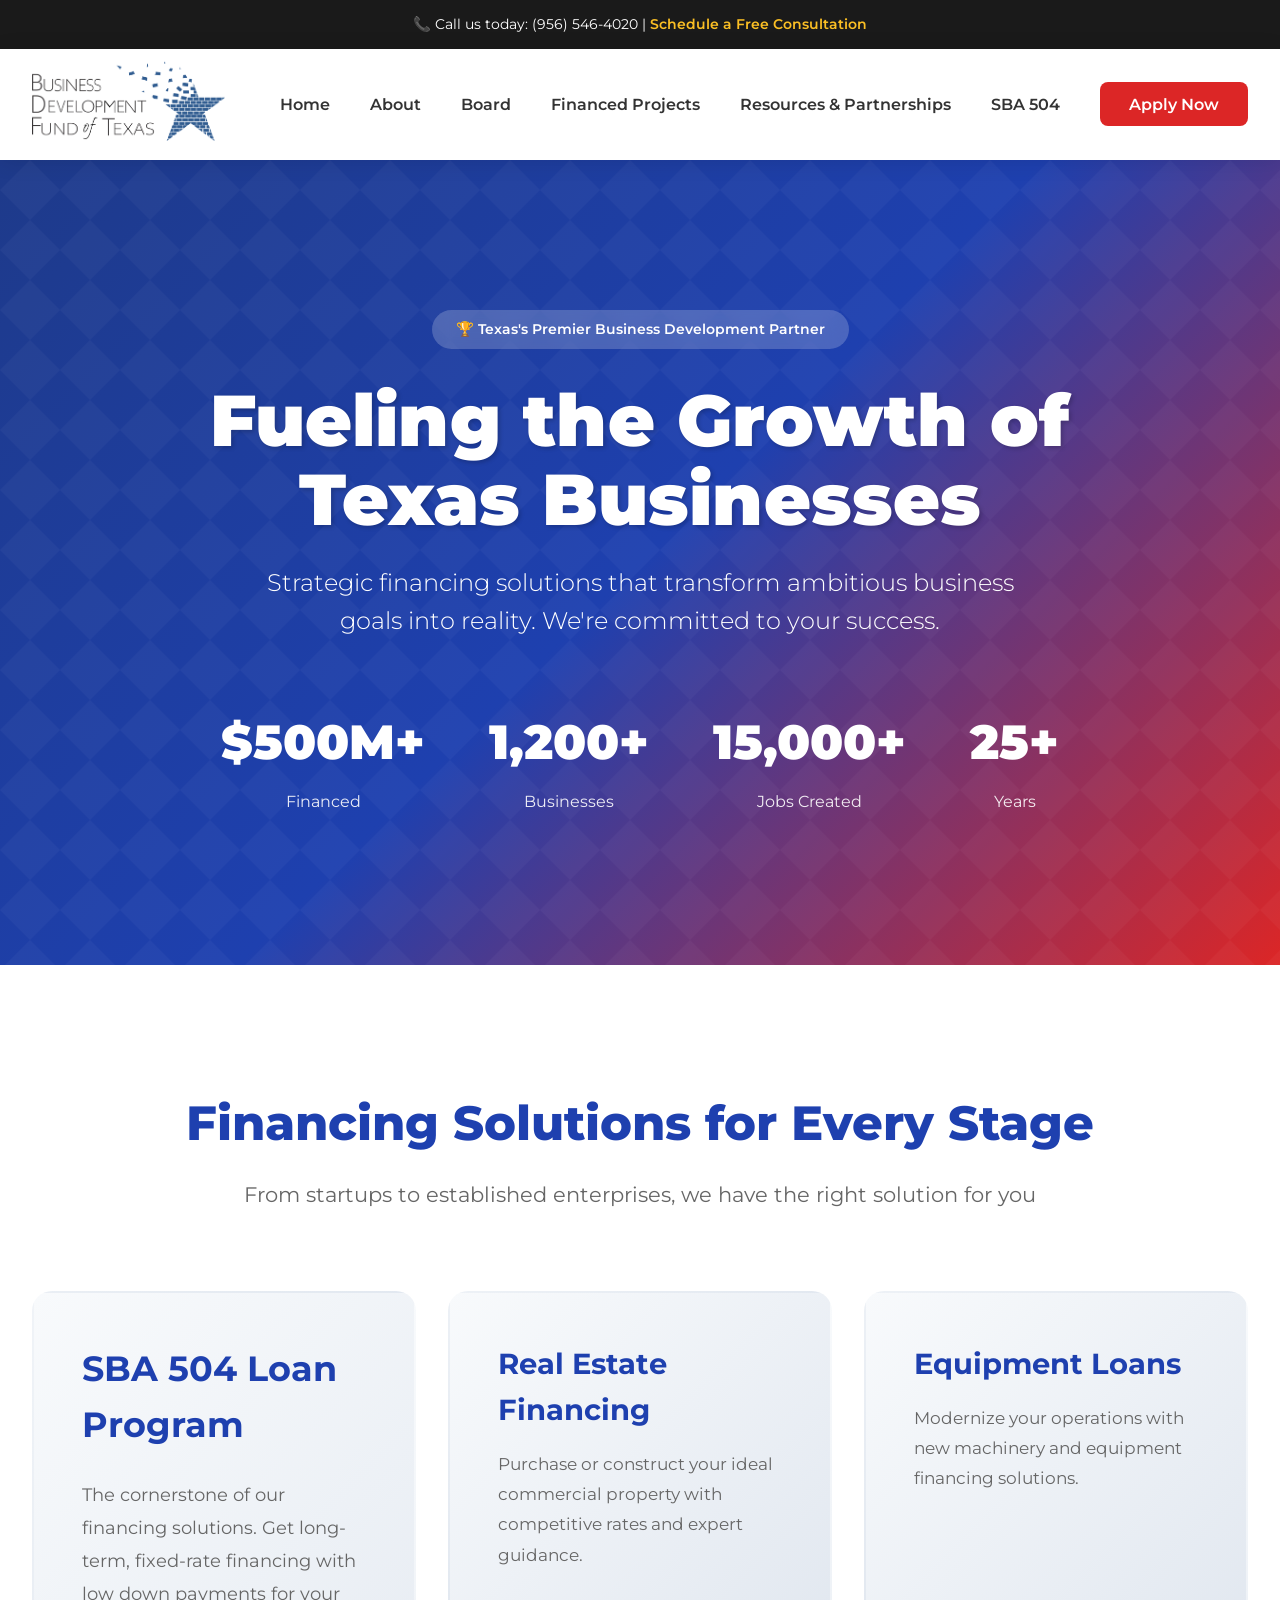
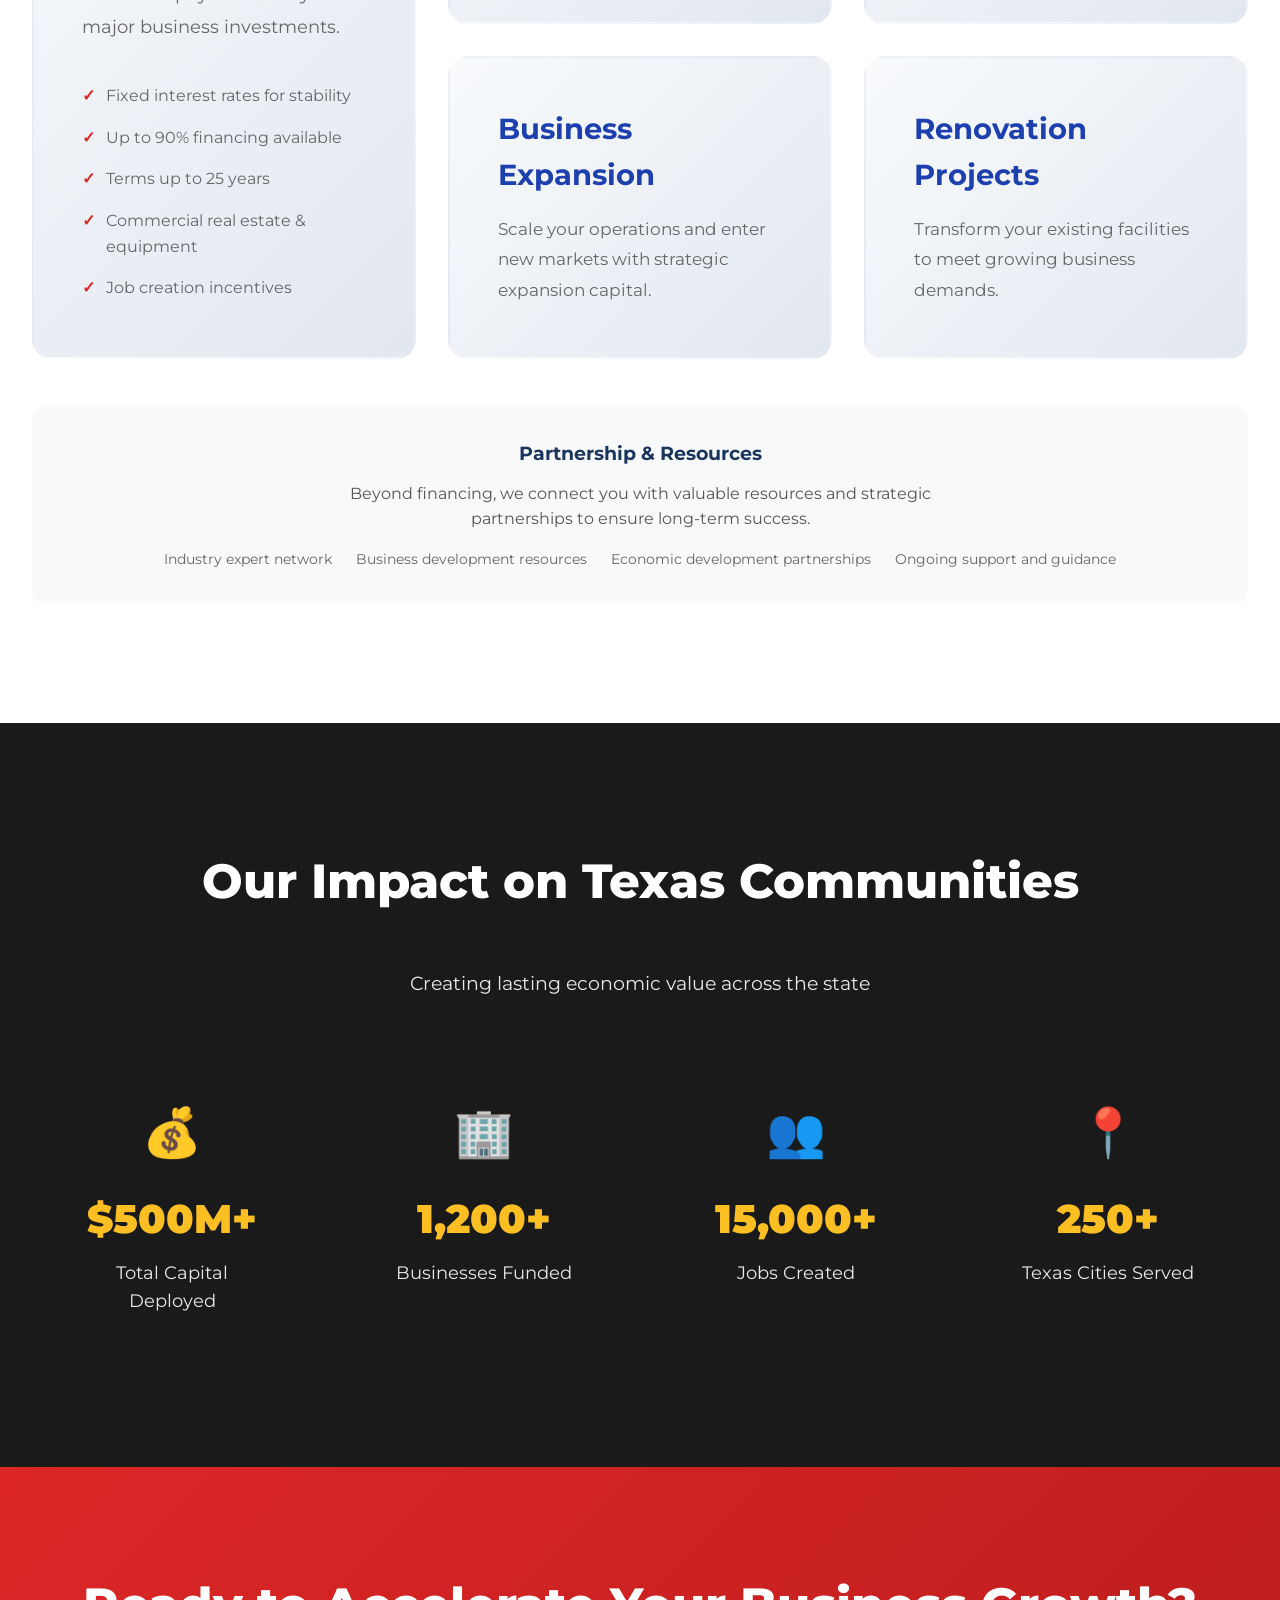
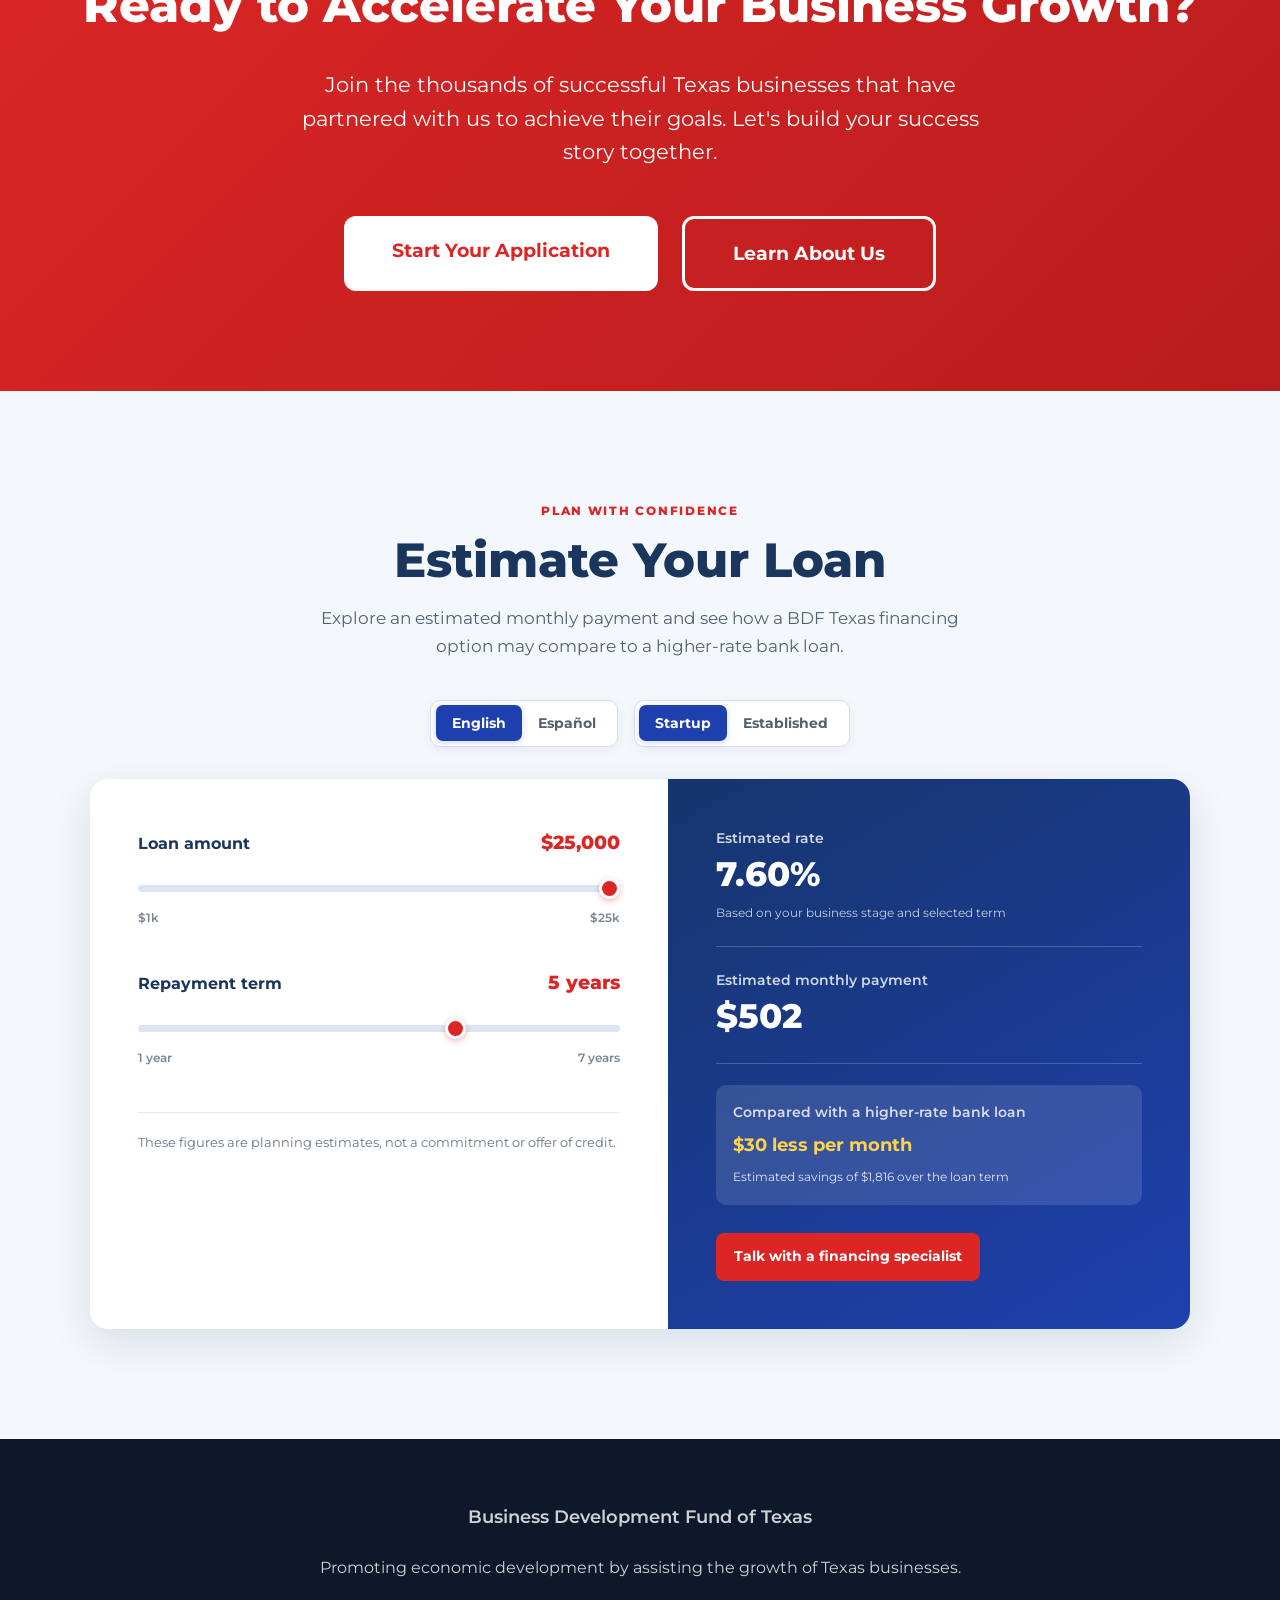
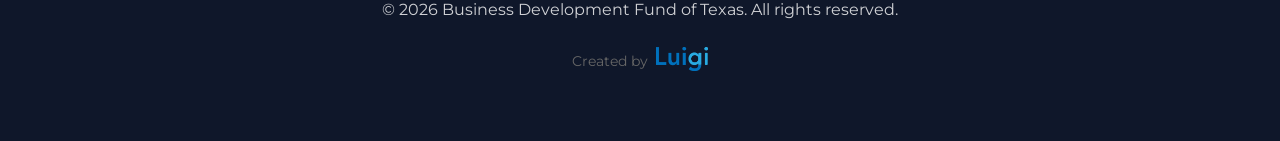
<file: index.html>
<!DOCTYPE html>
<html lang="en">
<head>
    <meta charset="UTF-8">
    <meta name="viewport" content="width=device-width, initial-scale=1.0">
    <title>Business Development Fund of Texas | Fueling Texas Growth</title>
    <link href="https://fonts.googleapis.com/css2?family=Montserrat:wght@300;400;500;600;700;800;900&display=swap" rel="stylesheet">
    <link rel="stylesheet" href="assets/css/style.css">
</head>
<body>
    <div class="top-bar">
        📞 Call us today: (956) 546-4020 | <a href="contact.html">Schedule a Free Consultation</a>
    </div>
    
    <header>
        <nav>
            <a href="index.html" style="text-decoration: none;"><img src="Business-Development-Fund-of-Texas-Logo.png" alt="Business Development Fund of Texas" class="logo-img" style="height: 80px; width: auto;"></a>
            <button class="menu-toggle" id="menuToggle">☰</button>
            <ul class="nav-links" id="navLinks">
                <li><a href="index.html">Home</a></li>
                <li><a href="about.html">About</a></li>
                <li><a href="board-detail.html">Board</a></li>
                <li><a href="financed-projects.html">Financed Projects</a></li>
                <li><a href="resources.html">Resources & Partnerships</a></li>
                <li><a href="sba-504.html">SBA 504</a></li>
                <li><a href="contact.html" class="nav-cta">Apply Now</a></li>
            </ul>
        </nav>
    </header>

    <script>
        const menuToggle = document.getElementById('menuToggle');
        const navLinks = document.getElementById('navLinks');
        
        menuToggle.addEventListener('click', function() {
            navLinks.classList.toggle('active');
        });
        
        // Close menu when a link is clicked
        navLinks.querySelectorAll('a').forEach(link => {
            link.addEventListener('click', function() {
                navLinks.classList.remove('active');
            });
        });
    </script>

    <section class="hero-fullwidth">
        <div class="hero-content">
            <div class="hero-badge">🏆 Texas's Premier Business Development Partner</div>
            <h1>Fueling the Growth of<br>Texas Businesses</h1>
            <p>Strategic financing solutions that transform ambitious business goals into reality. We're committed to your success.</p>
            
            <div class="hero-stats">
                <div class="stat">
                    <span class="stat-number">$500M+</span>
                    <span class="stat-label">Financed</span>
                </div>
                <div class="stat">
                    <span class="stat-number">1,200+</span>
                    <span class="stat-label">Businesses</span>
                </div>
                <div class="stat">
                    <span class="stat-number">15,000+</span>
                    <span class="stat-label">Jobs Created</span>
                </div>
                <div class="stat">
                    <span class="stat-number">25+</span>
                    <span class="stat-label">Years</span>
                </div>
            </div>
        </div>
    </section>

    <section class="services-showcase">
        <div class="showcase-container">
            <div class="showcase-header">
                <h2>Financing Solutions for Every Stage</h2>
                <p>From startups to established enterprises, we have the right solution for you</p>
            </div>
            
            <div class="services-masonry">
                <div class="service-item service-large">
                    <h3>SBA 504 Loan Program</h3>
                    <p>The cornerstone of our financing solutions. Get long-term, fixed-rate financing with low down payments for your major business investments.</p>
                    <ul class="service-features">
                        <li>Fixed interest rates for stability</li>
                        <li>Up to 90% financing available</li>
                        <li>Terms up to 25 years</li>
                        <li>Commercial real estate & equipment</li>
                        <li>Job creation incentives</li>
                    </ul>
                </div>
                
                <div class="service-item">
                    <h3>Real Estate Financing</h3>
                    <p>Purchase or construct your ideal commercial property with competitive rates and expert guidance.</p>
                </div>
                
                <div class="service-item">
                    <h3>Equipment Loans</h3>
                    <p>Modernize your operations with new machinery and equipment financing solutions.</p>
                </div>
                
                <div class="service-item">
                    <h3>Business Expansion</h3>
                    <p>Scale your operations and enter new markets with strategic expansion capital.</p>
                </div>
                
                <div class="service-item">
                    <h3>Renovation Projects</h3>
                    <p>Transform your existing facilities to meet growing business demands.</p>
                </div>
                
            </div>
            
            <div style="margin-top: 3rem; padding: 2rem; background: #f8f9fa; border-radius: 12px; text-align: center;">
                <h3 style="color: #1a365d; margin-bottom: 0.75rem;">Partnership & Resources</h3>
                <p style="color: #555; max-width: 600px; margin: 0 auto 1rem;">Beyond financing, we connect you with valuable resources and strategic partnerships to ensure long-term success.</p>
                <div style="display: flex; flex-wrap: wrap; justify-content: center; gap: 1.5rem; font-size: 0.9rem; color: #666;">
                    <span>Industry expert network</span>
                    <span>Business development resources</span>
                    <span>Economic development partnerships</span>
                    <span>Ongoing support and guidance</span>
                </div>
            </div>
        </div>
    </section>

    <section class="impact-section">
        <div class="impact-container">
            <h2>Our Impact on Texas Communities</h2>
            <p style="font-size: 1.2rem; opacity: 0.9;">Creating lasting economic value across the state</p>
            
            <div class="impact-grid">
                <div class="impact-item">
                    <div class="impact-icon">💰</div>
                    <div class="impact-number">$500M+</div>
                    <div class="impact-text">Total Capital Deployed</div>
                </div>
                
                <div class="impact-item">
                    <div class="impact-icon">🏢</div>
                    <div class="impact-number">1,200+</div>
                    <div class="impact-text">Businesses Funded</div>
                </div>
                
                <div class="impact-item">
                    <div class="impact-icon">👥</div>
                    <div class="impact-number">15,000+</div>
                    <div class="impact-text">Jobs Created</div>
                </div>
                
                <div class="impact-item">
                    <div class="impact-icon">📍</div>
                    <div class="impact-number">250+</div>
                    <div class="impact-text">Texas Cities Served</div>
                </div>
            </div>
        </div>
    </section>

    <section class="cta-fullwidth">
        <h2>Ready to Accelerate Your Business Growth?</h2>
        <p>Join the thousands of successful Texas businesses that have partnered with us to achieve their goals. Let's build your success story together.</p>
        <div class="cta-buttons">
            <a href="contact.html" class="btn-large btn-white">Start Your Application</a>
            <a href="about.html" class="btn-large btn-outline-white">Learn About Us</a>
        </div>
    </section>

    <section class="loan-estimator" id="loan-estimator" aria-labelledby="estimatorTitle">
        <div class="estimator-container">
            <div class="estimator-heading">
                <p class="estimator-eyebrow" data-i18n="eyebrow">PLAN WITH CONFIDENCE</p>
                <h2 id="estimatorTitle" data-i18n="title">Estimate Your Loan</h2>
                <p data-i18n="subtitle">Explore an estimated monthly payment and see how a BDF Texas financing option may compare to a higher-rate bank loan.</p>
            </div>

            <div class="estimator-toolbar">
                <div class="estimator-toggle" role="group" aria-label="Language selection">
                    <button class="toggle-button is-active" type="button" data-language="en" aria-pressed="true">English</button>
                    <button class="toggle-button" type="button" data-language="es" aria-pressed="false">Español</button>
                </div>
                <div class="estimator-toggle" role="group" aria-label="Business stage selection">
                    <button class="toggle-button is-active" type="button" data-stage="startup" aria-pressed="true" data-i18n="startup">Startup</button>
                    <button class="toggle-button" type="button" data-stage="established" aria-pressed="false" data-i18n="established">Established</button>
                </div>
            </div>

            <div class="estimator-card">
                <div class="estimator-controls">
                    <div class="slider-control">
                        <div class="slider-label-row">
                            <label for="loanAmount" data-i18n="loanAmount">Loan amount</label>
                            <output id="loanAmountValue" for="loanAmount">$25,000</output>
                        </div>
                        <input type="range" id="loanAmount" min="1000" max="25000" step="1000" value="25000">
                        <div class="slider-range"><span>$1k</span><span id="loanAmountMaximum">$25k</span></div>
                    </div>

                    <div class="slider-control">
                        <div class="slider-label-row">
                            <label for="loanTerm" data-i18n="repaymentTerm">Repayment term</label>
                            <output id="loanTermValue" for="loanTerm">5 years</output>
                        </div>
                        <input type="range" id="loanTerm" min="1" max="7" step="1" value="5">
                        <div class="slider-range"><span data-i18n="oneYear">1 year</span><span data-i18n="sevenYears">7 years</span></div>
                    </div>

                    <p class="estimator-note" data-i18n="estimateNote">These figures are planning estimates, not a commitment or offer of credit.</p>
                </div>

                <div class="estimator-results" aria-live="polite">
                    <div class="rate-summary">
                        <span data-i18n="estimatedRate">Estimated rate</span>
                        <strong id="estimatedRate">7.25%</strong>
                        <small data-i18n="rateNote">Based on your business stage and selected term</small>
                    </div>
                    <div class="payment-summary">
                        <span data-i18n="estimatedPayment">Estimated monthly payment</span>
                        <strong id="monthlyPayment">$5,114</strong>
                    </div>
                    <div class="bank-comparison">
                        <p data-i18n="comparisonLabel">Compared with a higher-rate bank loan</p>
                        <strong id="monthlySavings">$887 less per month</strong>
                        <span id="totalSavings">Estimated savings of $212,880 over the loan term</span>
                    </div>
                    <a href="contact.html" class="estimator-cta" data-i18n="cta">Talk with a financing specialist</a>
                </div>
            </div>
        </div>
    </section>

    <footer>
        <div class="footer-content">
            <p style="font-size: 1.1rem; font-weight: 600; margin-bottom: 1.5rem;">Business Development Fund of Texas</p>
            <p>Promoting economic development by assisting the growth of Texas businesses.</p>
            <p>&copy; 2026 Business Development Fund of Texas. All rights reserved.</p>
            <div style="margin-top: 1.5rem; display: flex; align-items: center; justify-content: center; gap: 0.5rem; font-size: 0.85rem; color: #666;">
                <span>Created by</span>
                <a href="https://luigiai.dev" target="_blank" rel="noopener">
                    <img src="Luigi AI Logo.png" alt="Luigi AI" style="height: 24px; width: auto;">
                </a>
            </div>
        </div>
    </footer>

    <script>
        const loanAmount = document.getElementById('loanAmount');
        const loanTerm = document.getElementById('loanTerm');
        const loanAmountValue = document.getElementById('loanAmountValue');
        const loanAmountMaximum = document.getElementById('loanAmountMaximum');
        const loanTermValue = document.getElementById('loanTermValue');
        const estimatedRate = document.getElementById('estimatedRate');
        const monthlyPayment = document.getElementById('monthlyPayment');
        const monthlySavings = document.getElementById('monthlySavings');
        const totalSavings = document.getElementById('totalSavings');
        const languageButtons = document.querySelectorAll('[data-language]');
        const stageButtons = document.querySelectorAll('[data-stage]');
        let language = 'en';
        let stage = 'startup';

        const translations = {
            en: {
                eyebrow: 'PLAN WITH CONFIDENCE', title: 'Estimate Your Loan', subtitle: 'Explore an estimated monthly payment and see how a BDF Texas financing option may compare to a higher-rate bank loan.', startup: 'Startup', established: 'Established', loanAmount: 'Loan amount', repaymentTerm: 'Repayment term', oneYear: '1 year', sevenYears: '7 years', estimateNote: 'These figures are planning estimates, not a commitment or offer of credit.', estimatedRate: 'Estimated rate', rateNote: 'Based on your business stage and selected term', estimatedPayment: 'Estimated monthly payment', comparisonLabel: 'Compared with a higher-rate bank loan', cta: 'Talk with a financing specialist', years: 'years', lessPerMonth: 'less per month', totalSavings: 'Estimated savings of {value} over the loan term'
            },
            es: {
                eyebrow: 'PLANIFIQUE CON CONFIANZA', title: 'Estime su préstamo', subtitle: 'Explore un pago mensual estimado y vea cómo una opción de financiamiento de BDF Texas puede compararse con un préstamo bancario de mayor tasa.', startup: 'Empresa nueva', established: 'Empresa establecida', loanAmount: 'Monto del préstamo', repaymentTerm: 'Plazo de pago', oneYear: '1 año', sevenYears: '7 años', estimateNote: 'Estas cifras son estimaciones de planificación, no un compromiso ni una oferta de crédito.', estimatedRate: 'Tasa estimada', rateNote: 'Según la etapa de su empresa y el plazo seleccionado', estimatedPayment: 'Pago mensual estimado', comparisonLabel: 'Comparado con un préstamo bancario de mayor tasa', cta: 'Hable con un especialista en financiamiento', years: 'años', lessPerMonth: 'menos por mes', totalSavings: 'Ahorro estimado de {value} durante el plazo del préstamo'
            }
        };

        const formatCurrency = value => new Intl.NumberFormat(language === 'es' ? 'es-US' : 'en-US', { style: 'currency', currency: 'USD', maximumFractionDigits: 0 }).format(value);

        function calculatePayment(principal, annualRate, years) {
            const monthlyRate = annualRate / 100 / 12;
            const payments = years * 12;
            return principal * (monthlyRate * Math.pow(1 + monthlyRate, payments)) / (Math.pow(1 + monthlyRate, payments) - 1);
        }

        function updateTranslations() {
            const copy = translations[language];
            document.documentElement.lang = language;
            document.querySelectorAll('[data-i18n]').forEach(element => {
                element.textContent = copy[element.dataset.i18n];
            });
        }

        function updateEstimate() {
            const maximumLoanAmount = stage === 'startup' ? 25000 : 50000;
            loanAmount.max = maximumLoanAmount;
            loanAmountMaximum.textContent = maximumLoanAmount === 25000 ? '$25k' : '$50k';
            if (Number(loanAmount.value) > maximumLoanAmount) loanAmount.value = maximumLoanAmount;

            const amount = Number(loanAmount.value);
            const term = Number(loanTerm.value);
            const baseRate = stage === 'startup' ? 7.25 : 6.25;
            const estimatedAnnualRate = baseRate + (term <= 5 ? 0.35 : 0);
            const bankAnnualRate = estimatedAnnualRate + 2.5;
            const estimatedMonthlyPayment = calculatePayment(amount, estimatedAnnualRate, term);
            const bankMonthlyPayment = calculatePayment(amount, bankAnnualRate, term);
            const totalEstimatedSavings = (bankMonthlyPayment - estimatedMonthlyPayment) * term * 12;
            const copy = translations[language];

            loanAmountValue.textContent = formatCurrency(amount);
            loanTermValue.textContent = `${term} ${copy.years}`;
            estimatedRate.textContent = `${estimatedAnnualRate.toFixed(2)}%`;
            monthlyPayment.textContent = formatCurrency(estimatedMonthlyPayment);
            monthlySavings.textContent = `${formatCurrency(bankMonthlyPayment - estimatedMonthlyPayment)} ${copy.lessPerMonth}`;
            totalSavings.textContent = copy.totalSavings.replace('{value}', formatCurrency(totalEstimatedSavings));
        }

        languageButtons.forEach(button => button.addEventListener('click', () => {
            language = button.dataset.language;
            languageButtons.forEach(item => {
                const selected = item === button;
                item.classList.toggle('is-active', selected);
                item.setAttribute('aria-pressed', selected);
            });
            updateTranslations();
            updateEstimate();
        }));

        stageButtons.forEach(button => button.addEventListener('click', () => {
            stage = button.dataset.stage;
            stageButtons.forEach(item => {
                const selected = item === button;
                item.classList.toggle('is-active', selected);
                item.setAttribute('aria-pressed', selected);
            });
            updateEstimate();
        }));

        loanAmount.addEventListener('input', updateEstimate);
        loanTerm.addEventListener('input', updateEstimate);
        updateEstimate();
    </script>
</body>
</html>
</file>
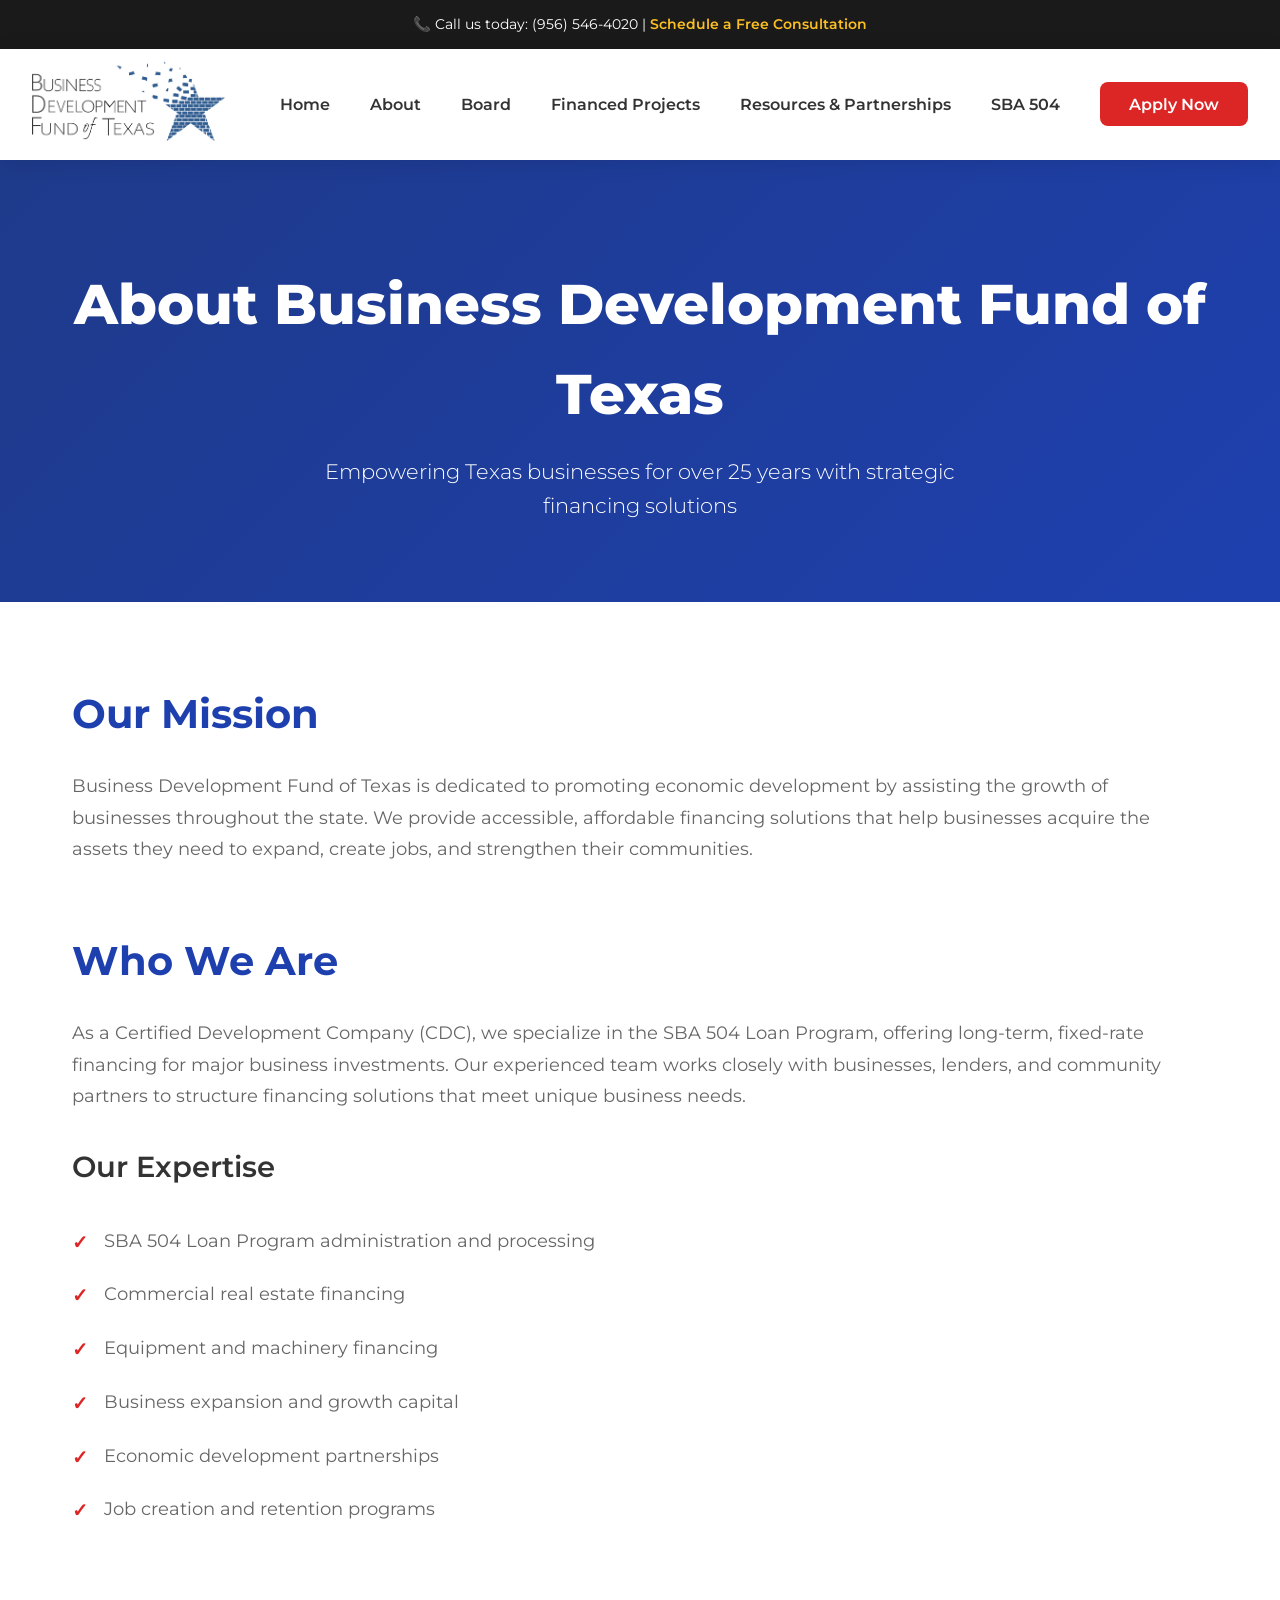
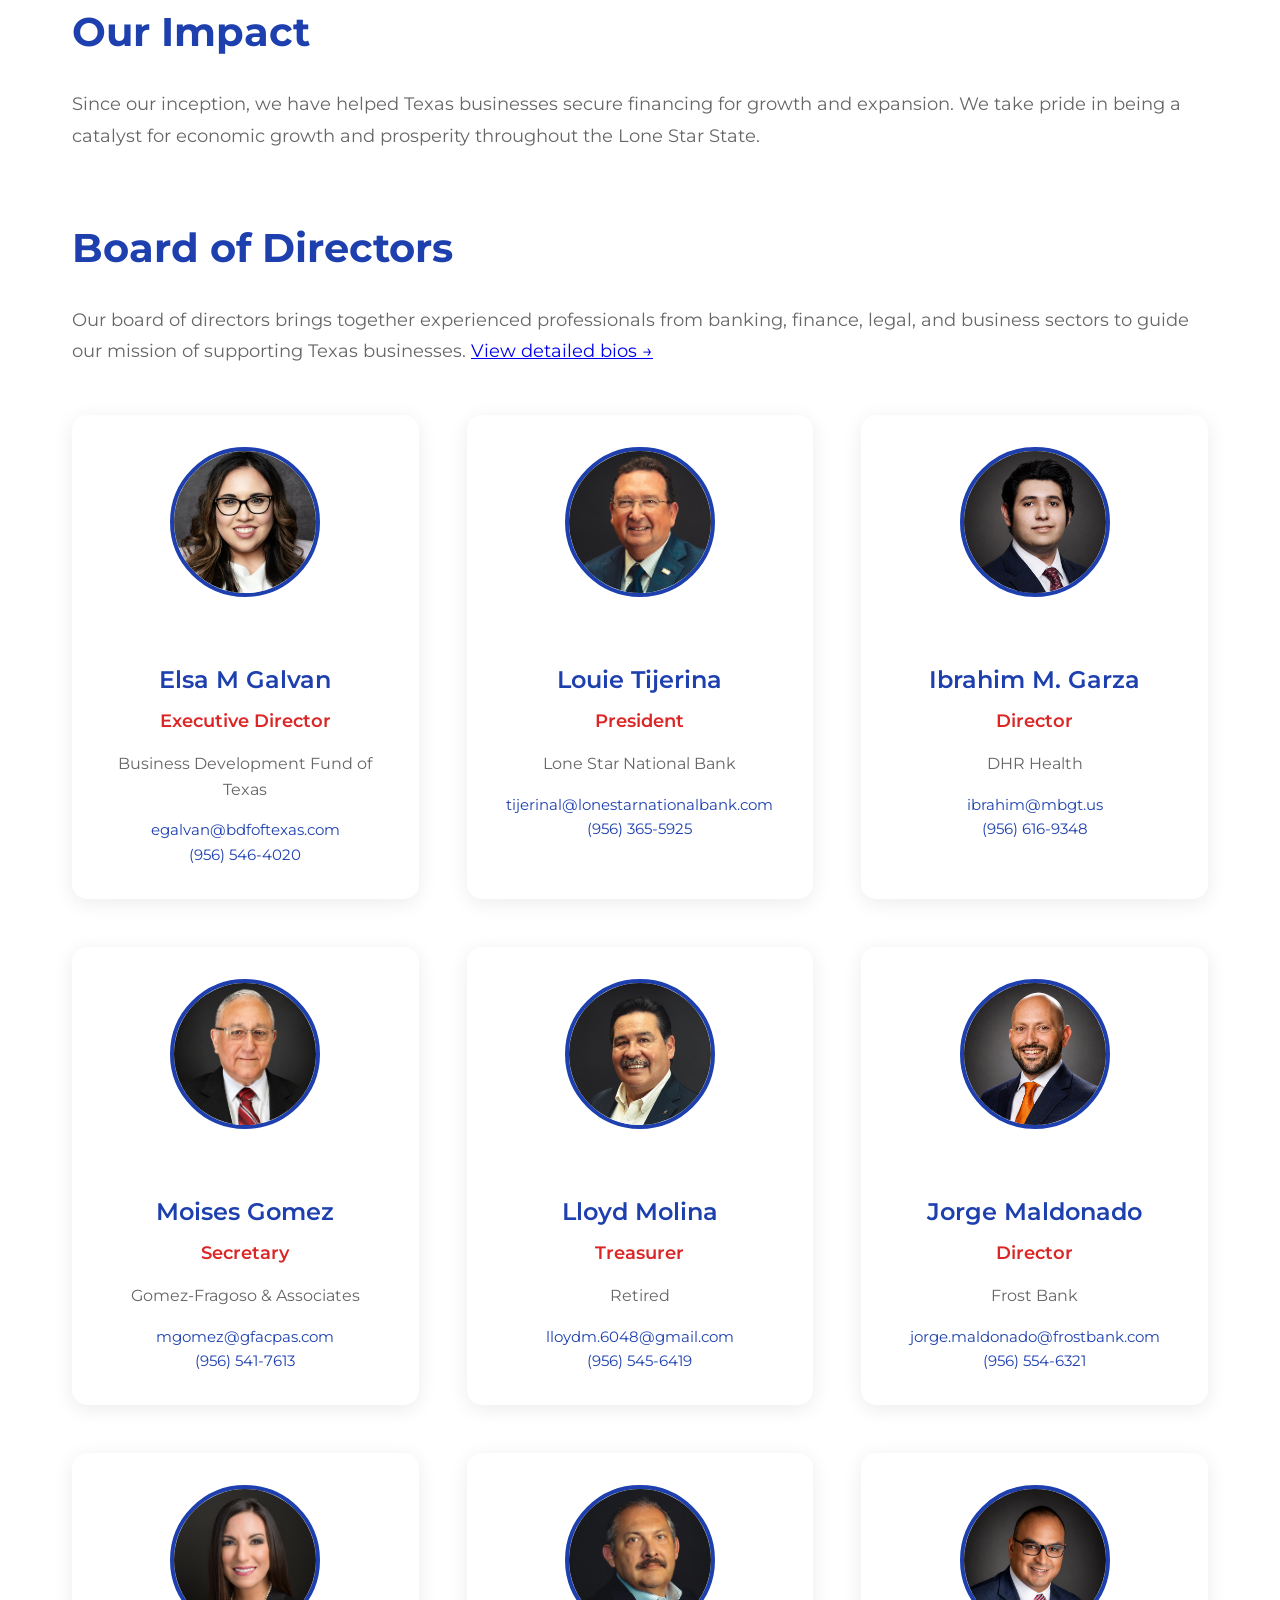
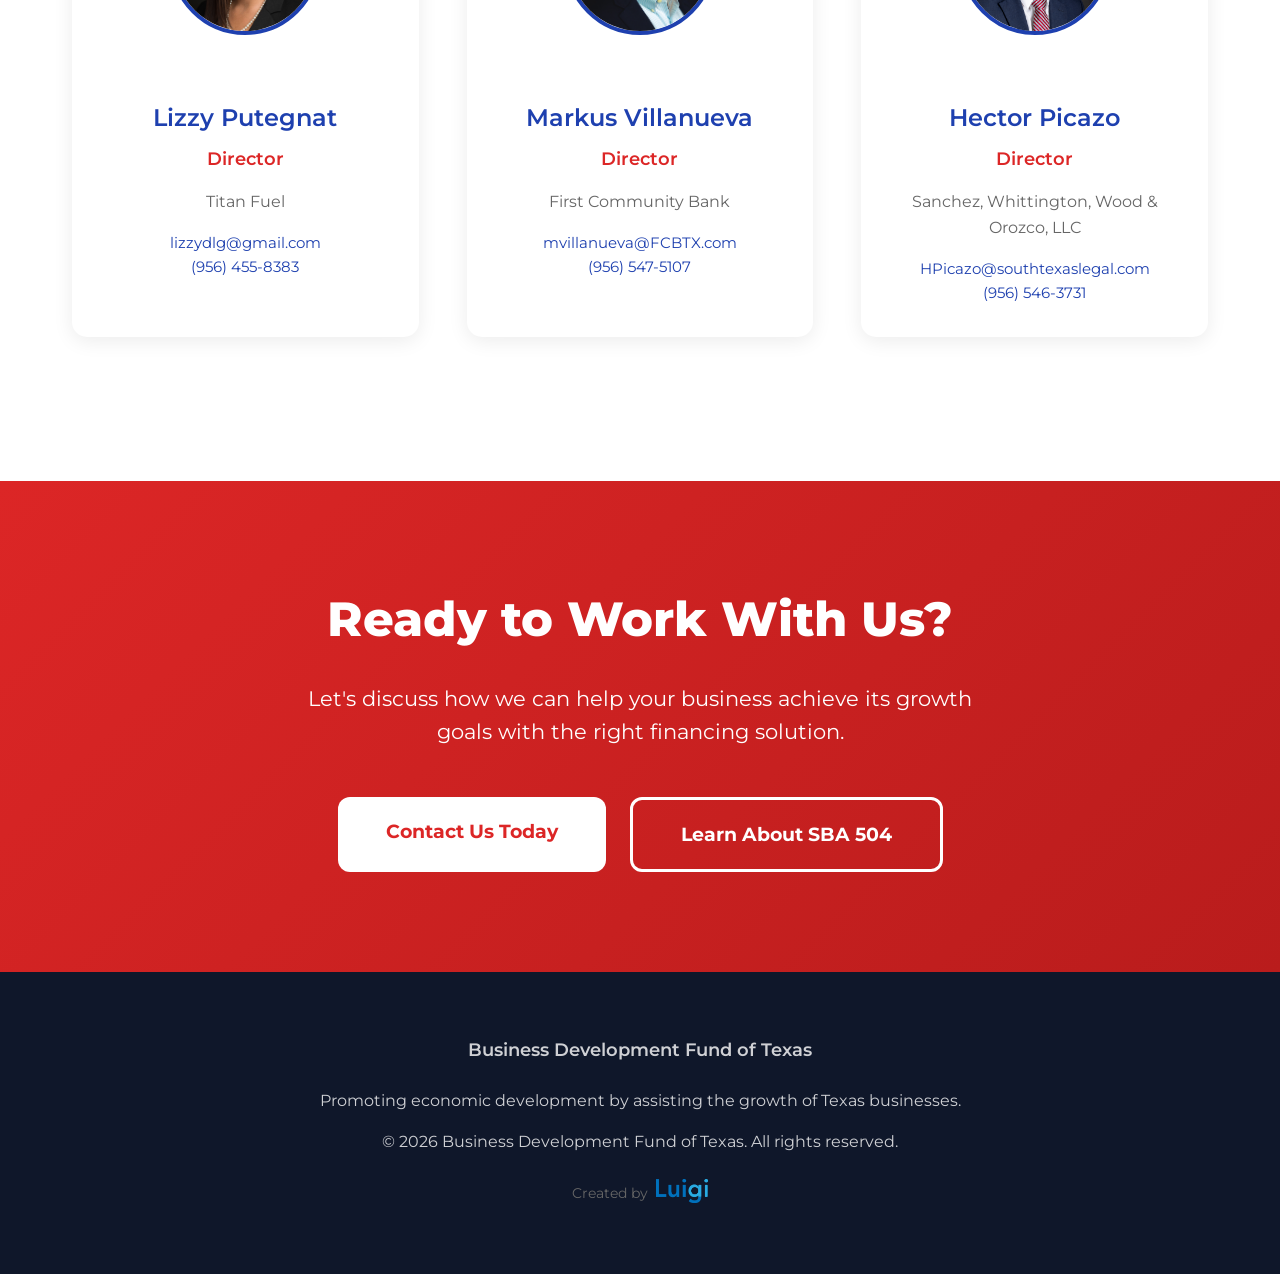
<file: about.html>
<!DOCTYPE html>
<html lang="en">
<head>
    <meta charset="UTF-8">
    <meta name="viewport" content="width=device-width, initial-scale=1.0">
    <title>About Us | Business Development Fund of Texas</title>
    <link href="https://fonts.googleapis.com/css2?family=Montserrat:wght@300;400;500;600;700;800;900&display=swap" rel="stylesheet">
    <link rel="stylesheet" href="assets/css/style.css">
</head>
<body>
    <div class="top-bar">
        📞 Call us today: (956) 546-4020 | <a href="contact.html">Schedule a Free Consultation</a>
    </div>
    
    <header>
        <nav>
            <a href="index.html" style="text-decoration: none;"><img src="Business-Development-Fund-of-Texas-Logo.png" alt="Business Development Fund of Texas" class="logo-img" style="height: 80px; width: auto;"></a>
            <button class="menu-toggle" id="menuToggle">☰</button>
            <ul class="nav-links" id="navLinks">
                <li><a href="index.html">Home</a></li>
                <li><a href="about.html">About</a></li>
                <li><a href="board-detail.html">Board</a></li>
                <li><a href="financed-projects.html">Financed Projects</a></li>
                <li><a href="resources.html">Resources & Partnerships</a></li>
                <li><a href="sba-504.html">SBA 504</a></li>
                <li><a href="contact.html" class="nav-cta">Apply Now</a></li>
            </ul>
        </nav>
    </header>

    <script>
        const menuToggle = document.getElementById('menuToggle');
        const navLinks = document.getElementById('navLinks');
        
        menuToggle.addEventListener('click', function() {
            navLinks.classList.toggle('active');
        });
        
        navLinks.querySelectorAll('a').forEach(link => {
            link.addEventListener('click', function() {
                navLinks.classList.remove('active');
            });
        });
    </script>

    <section class="page-hero">
        <h1>About Business Development Fund of Texas</h1>
        <p>Empowering Texas businesses for over 25 years with strategic financing solutions</p>
    </section>

    <section class="page-content">
        <div class="content-section">
            <h2>Our Mission</h2>
            <p>Business Development Fund of Texas is dedicated to promoting economic development by assisting the growth of businesses throughout the state. We provide accessible, affordable financing solutions that help businesses acquire the assets they need to expand, create jobs, and strengthen their communities.</p>
        </div>

        <div class="content-section">
            <h2>Who We Are</h2>
            <p>As a Certified Development Company (CDC), we specialize in the SBA 504 Loan Program, offering long-term, fixed-rate financing for major business investments. Our experienced team works closely with businesses, lenders, and community partners to structure financing solutions that meet unique business needs.</p>
            
            <h3>Our Expertise</h3>
            <ul>
                <li>SBA 504 Loan Program administration and processing</li>
                <li>Commercial real estate financing</li>
                <li>Equipment and machinery financing</li>
                <li>Business expansion and growth capital</li>
                <li>Economic development partnerships</li>
                <li>Job creation and retention programs</li>
            </ul>
        </div>

        <div class="content-section">
            <h2>Our Impact</h2>
            <p>Since our inception, we have helped Texas businesses secure financing for growth and expansion. We take pride in being a catalyst for economic growth and prosperity throughout the Lone Star State.</p>
        </div>

        <div class="content-section">
            <h2>Board of Directors</h2>
            <p>Our board of directors brings together experienced professionals from banking, finance, legal, and business sectors to guide our mission of supporting Texas businesses. <a href="board-detail.html">View detailed bios &rarr;</a></p>
            
            <div class="board-grid">
                <div class="board-member">
                    <img src="assets/images/Elsa Galvan (2).jpg" alt="Elsa M Galvan">
                    <h3>Elsa M Galvan</h3>
                    <div class="title">Executive Director</div>
                    <div class="organization">Business Development Fund of Texas</div>
                    <div class="contact">
                        <a href="mailto:egalvan@bdfoftexas.com">egalvan@bdfoftexas.com</a><br>
                        <a href="tel:+19565464020">(956) 546-4020</a>
                    </div>
                </div>

                <div class="board-member">
                    <img src="assets/images/Louie Tijerina 2.jpg" alt="Louie Tijerina">
                    <h3>Louie Tijerina</h3>
                    <div class="title">President</div>
                    <div class="organization">Lone Star National Bank</div>
                    <div class="contact">
                        <a href="mailto:tijerinal@lonestarnationalbank.com">tijerinal@lonestarnationalbank.com</a><br>
                        <a href="tel:+19563655925">(956) 365-5925</a>
                    </div>
                </div>

                <div class="board-member">
                    <img src="assets/images/Ibrahim M. Garza.png" alt="Ibrahim M. Garza">
                    <h3>Ibrahim M. Garza</h3>
                    <div class="title">Director</div>
                    <div class="organization">DHR Health</div>
                    <div class="contact">
                        <a href="mailto:ibrahim@mbgt.us">ibrahim@mbgt.us</a><br>
                        <a href="tel:+19566169348">(956) 616-9348</a>
                    </div>
                </div>

                <div class="board-member">
                    <img src="assets/images/Moises Gomez.png" alt="Moises Gomez">
                    <h3>Moises Gomez</h3>
                    <div class="title">Secretary</div>
                    <div class="organization">Gomez-Fragoso & Associates</div>
                    <div class="contact">
                        <a href="mailto:mgomez@gfacpas.com">mgomez@gfacpas.com</a><br>
                        <a href="tel:+19565417613">(956) 541-7613</a>
                    </div>
                </div>

                <div class="board-member">
                    <img src="assets/images/Lloyd Molina 1.jpg" alt="Lloyd Molina">
                    <h3>Lloyd Molina</h3>
                    <div class="title">Treasurer</div>
                    <div class="organization">Retired</div>
                    <div class="contact">
                        <a href="mailto:lloydm.6048@gmail.com">lloydm.6048@gmail.com</a><br>
                        <a href="tel:+19565456419">(956) 545-6419</a>
                    </div>
                </div>

                <div class="board-member">
                    <img src="assets/images/Jorge Maldonado Headshot.png" alt="Jorge Maldonado">
                    <h3>Jorge Maldonado</h3>
                    <div class="title">Director</div>
                    <div class="organization">Frost Bank</div>
                    <div class="contact">
                        <a href="mailto:jorge.maldonado@frostbank.com">jorge.maldonado@frostbank.com</a><br>
                        <a href="tel:+19565546321">(956) 554-6321</a>
                    </div>
                </div>

                <div class="board-member">
                    <img src="assets/images/Lizzy Putegnat.jpg" alt="Lizzy Putegnat">
                    <h3>Lizzy Putegnat</h3>
                    <div class="title">Director</div>
                    <div class="organization">Titan Fuel</div>
                    <div class="contact">
                        <a href="mailto:lizzydlg@gmail.com">lizzydlg@gmail.com</a><br>
                        <a href="tel:+19564558383">(956) 455-8383</a>
                    </div>
                </div>

                <div class="board-member">
                    <img src="assets/images/Markus Villanueva 1.jpg" alt="Markus Villanueva">
                    <h3>Markus Villanueva</h3>
                    <div class="title">Director</div>
                    <div class="organization">First Community Bank</div>
                    <div class="contact">
                        <a href="mailto:mvillanueva@FCBTX.com">mvillanueva@FCBTX.com</a><br>
                        <a href="tel:+19565475107">(956) 547-5107</a>
                    </div>
                </div>

                <div class="board-member">
                    <img src="assets/images/Hector Picazo.png" alt="Hector Picazo">
                    <h3>Hector Picazo</h3>
                    <div class="title">Director</div>
                    <div class="organization">Sanchez, Whittington, Wood & Orozco, LLC</div>
                    <div class="contact">
                        <a href="mailto:HPicazo@southtexaslegal.com">HPicazo@southtexaslegal.com</a><br>
                        <a href="tel:+19565463731">(956) 546-3731</a>
                    </div>
                </div>
            </div>
        </div>
    </section>

    <section class="cta-fullwidth">
        <h2>Ready to Work With Us?</h2>
        <p>Let's discuss how we can help your business achieve its growth goals with the right financing solution.</p>
        <div class="cta-buttons">
            <a href="contact.html" class="btn-large btn-white">Contact Us Today</a>
            <a href="sba-504.html" class="btn-large btn-outline-white">Learn About SBA 504</a>
        </div>
    </section>

    <footer>
        <div class="footer-content">
            <p style="font-size: 1.1rem; font-weight: 600; margin-bottom: 1.5rem;">Business Development Fund of Texas</p>
            <p>Promoting economic development by assisting the growth of Texas businesses.</p>
            <p>&copy; 2026 Business Development Fund of Texas. All rights reserved.</p>
            <div style="margin-top: 1.5rem; display: flex; align-items: center; justify-content: center; gap: 0.5rem; font-size: 0.85rem; color: #666;">
                <span>Created by</span>
                <a href="https://luigiai.dev" target="_blank" rel="noopener">
                    <img src="Luigi AI Logo.png" alt="Luigi AI" style="height: 24px; width: auto;">
                </a>
            </div>
        </div>
    </footer>
</body>
</html>
</file>
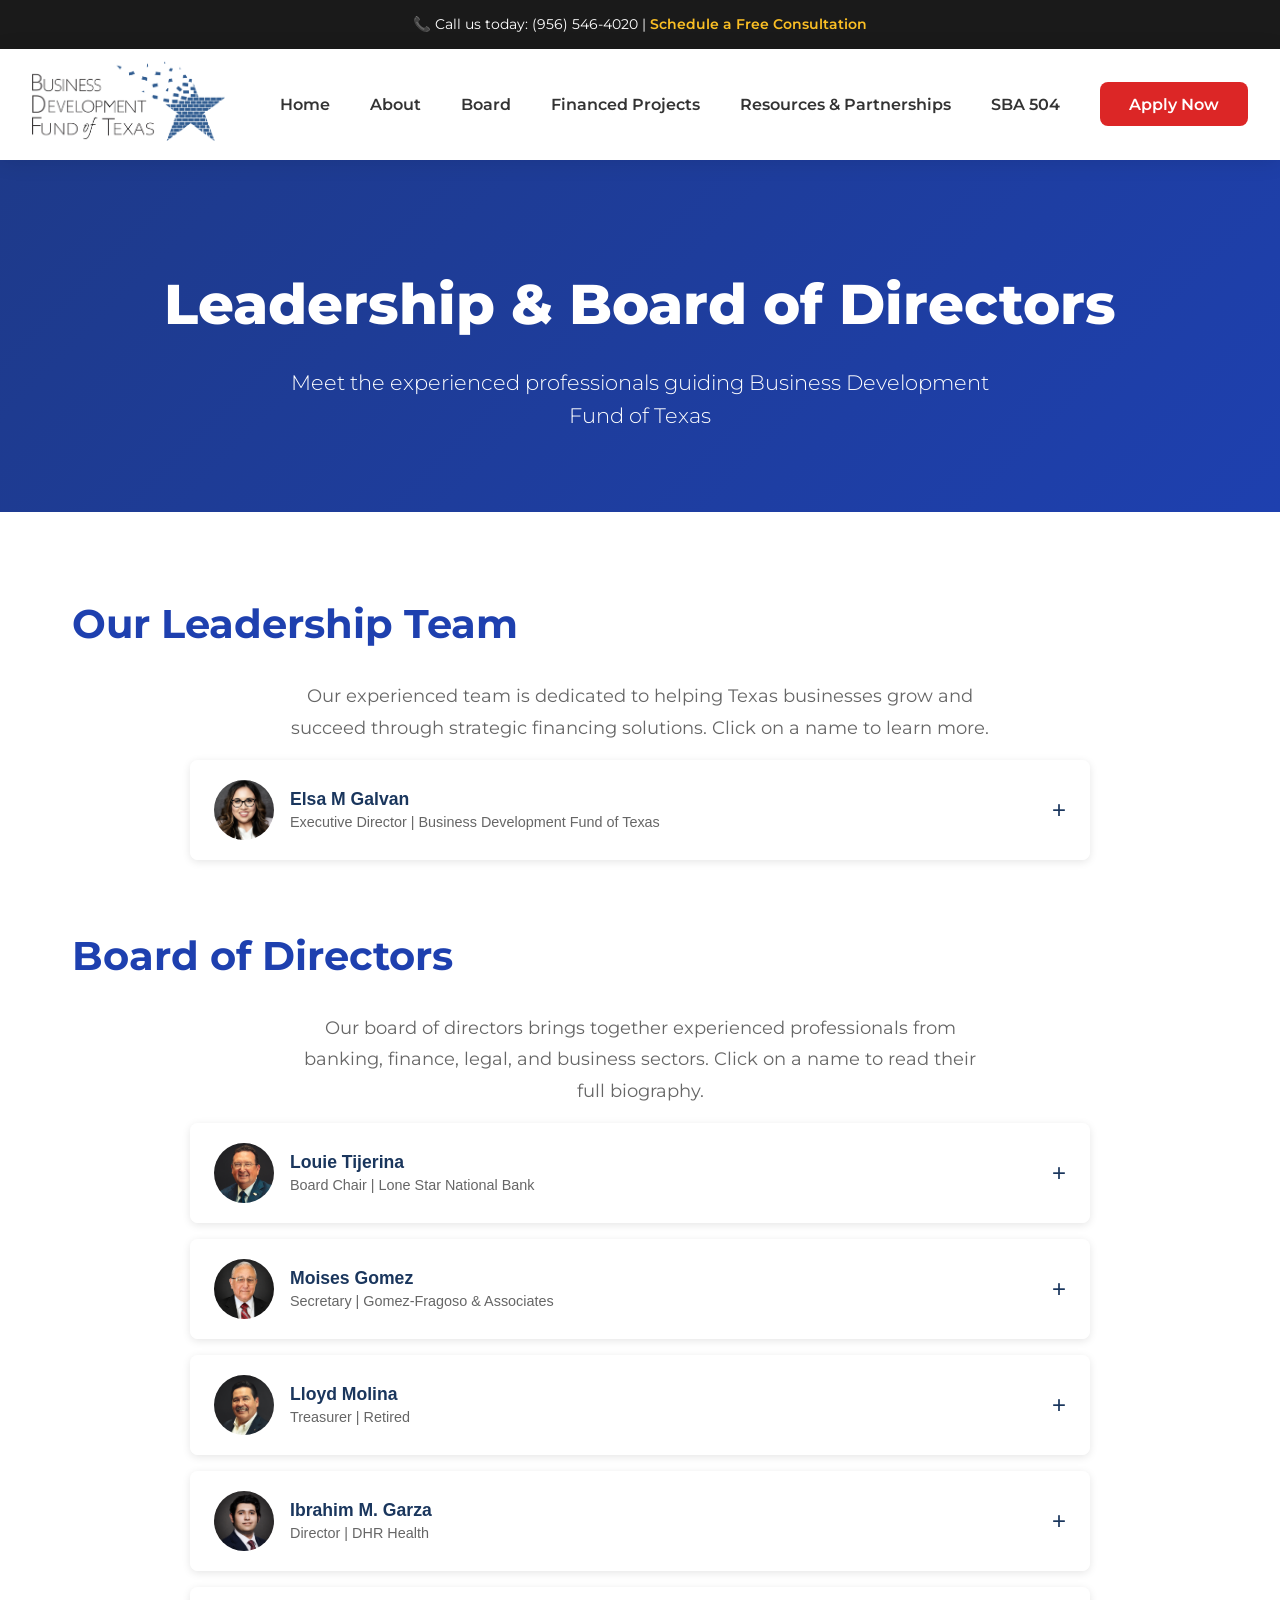
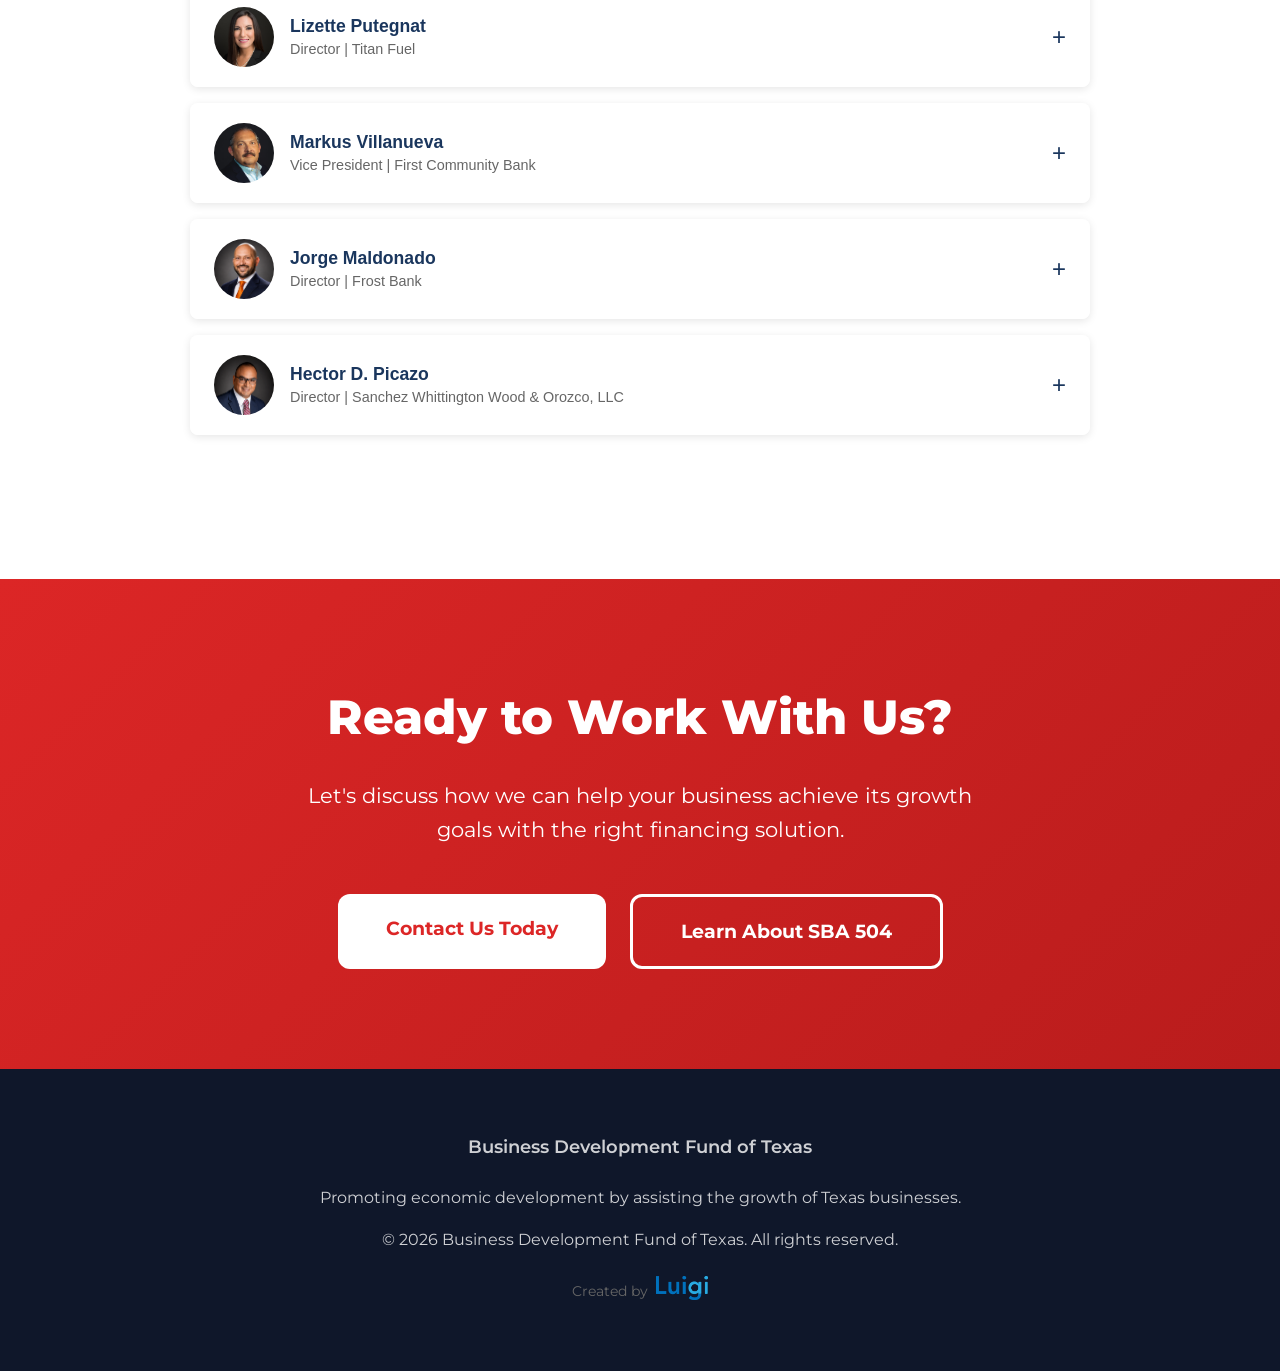
<file: board-detail.html>
<!DOCTYPE html>
<html lang="en">
<head>
    <meta charset="UTF-8">
    <meta name="viewport" content="width=device-width, initial-scale=1.0">
    <title>Leadership & Board Details | Business Development Fund of Texas</title>
    <link href="https://fonts.googleapis.com/css2?family=Montserrat:wght@300;400;500;600;700;800;900&display=swap" rel="stylesheet">
    <link rel="stylesheet" href="assets/css/style.css">
    <style>
        .accordion-container {
            max-width: 900px;
            margin: 0 auto;
        }
        .person-accordion {
            background: white;
            border-radius: 8px;
            margin-bottom: 1rem;
            box-shadow: 0 2px 8px rgba(0,0,0,0.1);
            overflow: hidden;
        }
        .person-header {
            display: flex;
            align-items: center;
            padding: 1.25rem 1.5rem;
            cursor: pointer;
            transition: background 0.2s;
            border: none;
            width: 100%;
            text-align: left;
            background: white;
        }
        .person-header:hover {
            background: #f8f9fa;
        }
        .person-header img {
            width: 60px;
            height: 60px;
            border-radius: 50%;
            object-fit: cover;
            margin-right: 1rem;
        }
        .person-info {
            flex: 1;
        }
        .person-info h3 {
            margin: 0;
            font-size: 1.1rem;
            color: #1a365d;
        }
        .person-meta {
            font-size: 0.9rem;
            color: #666;
            margin-top: 0.25rem;
        }
        .expand-icon {
            font-size: 1.5rem;
            color: #1a365d;
            transition: transform 0.3s;
        }
        .person-accordion.active .expand-icon {
            transform: rotate(45deg);
        }
        .person-content {
            max-height: 0;
            overflow: hidden;
            transition: max-height 0.3s ease-out;
        }
        .person-accordion.active .person-content {
            max-height: 500px;
        }
        .person-bio {
            padding: 0 1.5rem 1.5rem 1.5rem;
            color: #444;
            line-height: 1.7;
        }
        .person-contact {
            padding: 0 1.5rem 1rem 1.5rem;
            font-size: 0.9rem;
        }
        .person-contact a {
            color: #1a365d;
        }
        .section-intro {
            text-align: center;
            max-width: 700px;
            margin: 0 auto 2rem;
        }
    </style>
</head>
<body>
    <div class="top-bar">
        📞 Call us today: (956) 546-4020 | <a href="contact.html">Schedule a Free Consultation</a>
    </div>
    
    <header>
        <nav>
            <a href="index.html" style="text-decoration: none;"><img src="Business-Development-Fund-of-Texas-Logo.png" alt="Business Development Fund of Texas" class="logo-img" style="height: 80px; width: auto;"></a>
            <button class="menu-toggle" id="menuToggle">☰</button>
            <ul class="nav-links" id="navLinks">
                <li><a href="index.html">Home</a></li>
                <li><a href="about.html">About</a></li>
                <li><a href="board-detail.html">Board</a></li>
                <li><a href="financed-projects.html">Financed Projects</a></li>
                <li><a href="resources.html">Resources & Partnerships</a></li>
                <li><a href="sba-504.html">SBA 504</a></li>
                <li><a href="contact.html" class="nav-cta">Apply Now</a></li>
            </ul>
        </nav>
    </header>

    <script>
        const menuToggle = document.getElementById('menuToggle');
        const navLinks = document.getElementById('navLinks');
        
        menuToggle.addEventListener('click', function() {
            navLinks.classList.toggle('active');
        });
        
        navLinks.querySelectorAll('a').forEach(link => {
            link.addEventListener('click', function() {
                navLinks.classList.remove('active');
            });
        });
    </script>

    <section class="page-hero">
        <h1>Leadership & Board of Directors</h1>
        <p>Meet the experienced professionals guiding Business Development Fund of Texas</p>
    </section>

    <section class="page-content">
        <div class="content-section">
            <h2>Our Leadership Team</h2>
            <p class="section-intro">Our experienced team is dedicated to helping Texas businesses grow and succeed through strategic financing solutions. Click on a name to learn more.</p>
            
            <div class="accordion-container">
                <div class="person-accordion">
                    <button class="person-header" onclick="this.parentElement.classList.toggle('active')">
                        <img src="assets/images/Elsa Galvan (2).jpg" alt="Elsa M Galvan">
                        <div class="person-info">
                            <h3>Elsa M Galvan</h3>
                            <div class="person-meta">Executive Director | Business Development Fund of Texas</div>
                        </div>
                        <span class="expand-icon">+</span>
                    </button>
                    <div class="person-content">
                        <div class="person-contact">
                            <a href="mailto:egalvan@bdfoftexas.com">egalvan@bdfoftexas.com</a> | <a href="tel:+19565464020">(956) 546-4020</a>
                        </div>
                        <div class="person-bio">Serves as the Executive Director of Business Development Fund of Texas, where she oversees the program and staff in delivering quality advisement and assistance to the business community. Through strategic planning and key stakeholder relationships, Ms. Galvan guides the Business Development Fund of Texas team to meet and exceed goals in the areas of business development to impact the economic climate of the southern portion of Texas.</div>
                    </div>
                </div>
            </div>
        </div>

        <div class="content-section">
            <h2>Board of Directors</h2>
            <p class="section-intro">Our board of directors brings together experienced professionals from banking, finance, legal, and business sectors. Click on a name to read their full biography.</p>
            
            <div class="accordion-container">
                <div class="person-accordion">
                    <button class="person-header" onclick="this.parentElement.classList.toggle('active')">
                        <img src="assets/images/Louie Tijerina 2.jpg" alt="Louie Tijerina">
                        <div class="person-info">
                            <h3>Louie Tijerina</h3>
                            <div class="person-meta">Board Chair | Lone Star National Bank</div>
                        </div>
                        <span class="expand-icon">+</span>
                    </button>
                    <div class="person-content">
                        <div class="person-bio">Serves as the BLDC dba Business Development Fund of Texas board chair with expertise in commercial lending. With more than 45 years of experience in consumer and commercial banking, he holds the position of Business Relationship Manager IV at Lone Star National Bank. His extensive leadership background includes roles at esteemed institutions such as JP Morgan Chase, Wells Fargo Bank, and BBVA Compass. He holds a BBA and MBA from the University of Texas Brownsville and has earned a Graduate School of Banking certificate from South Louisiana State University.</div>
                    </div>
                </div>

                <div class="person-accordion">
                    <button class="person-header" onclick="this.parentElement.classList.toggle('active')">
                        <img src="assets/images/Moises Gomez.png" alt="Moises Gomez">
                        <div class="person-info">
                            <h3>Moises Gomez</h3>
                            <div class="person-meta">Secretary | Gomez-Fragoso & Associates</div>
                        </div>
                        <span class="expand-icon">+</span>
                    </button>
                    <div class="person-content">
                        <div class="person-contact">
                            <a href="mailto:mgomez@gfacpas.com">mgomez@gfacpas.com</a> | <a href="tel:+19565417613">(956) 541-7613</a>
                        </div>
                        <div class="person-bio">Secretary of BLDC dba Business Development Fund of Texas, specializes in internal controls. Moises Gomez, CPA is a certified public accountant registered with the state of Texas. Mr. Gomez has extensive experience in accounting for local, mid-sized and large companies as well as aiding those same size companies with tax preparation, audits, consulting, and software implementation. He graduated from A & I Kingsville University with a Bachelor of Business Administration Degree in Accounting. He has almost 50 years of accounting and tax experience.</div>
                    </div>
                </div>

                <div class="person-accordion">
                    <button class="person-header" onclick="this.parentElement.classList.toggle('active')">
                        <img src="assets/images/Lloyd Molina 1.jpg" alt="Lloyd Molina">
                        <div class="person-info">
                            <h3>Lloyd Molina</h3>
                            <div class="person-meta">Treasurer | Retired</div>
                        </div>
                        <span class="expand-icon">+</span>
                    </button>
                    <div class="person-content">
                        <div class="person-contact">
                            <a href="mailto:lloydm.6048@gmail.com">lloydm.6048@gmail.com</a> | <a href="tel:+19565456419">(956) 545-6419</a>
                        </div>
                        <div class="person-bio">Acts as the Treasurer for BLDC, also known as Business Development Fund of Texas, specializing in commercial lending. With 19 years in consumer and commercial banking, he's held significant positions at Texas State Bank (Compass), Rio Bank, Regional Management, and International Bank. Mr. Molina earned his Bachelor of Arts in Business Administration from Schreiner University.</div>
                    </div>
                </div>

                <div class="person-accordion">
                    <button class="person-header" onclick="this.parentElement.classList.toggle('active')">
                        <img src="assets/images/Ibrahim M. Garza.png" alt="Ibrahim M. Garza">
                        <div class="person-info">
                            <h3>Ibrahim M. Garza</h3>
                            <div class="person-meta">Director | DHR Health</div>
                        </div>
                        <span class="expand-icon">+</span>
                    </button>
                    <div class="person-content">
                        <div class="person-contact">
                            <a href="mailto:ibrahim@mbgt.us">ibrahim@mbgt.us</a> | <a href="tel:+19566169348">(956) 616-9348</a>
                        </div>
                    </div>
                </div>

                <div class="person-accordion">
                    <button class="person-header" onclick="this.parentElement.classList.toggle('active')">
                        <img src="assets/images/Lizzy Putegnat.jpg" alt="Lizette Putegnat">
                        <div class="person-info">
                            <h3>Lizette Putegnat</h3>
                            <div class="person-meta">Director | Titan Fuel</div>
                        </div>
                        <span class="expand-icon">+</span>
                    </button>
                    <div class="person-content">
                        <div class="person-contact">
                            <a href="mailto:lizzydlg@gmail.com">lizzydlg@gmail.com</a> | <a href="tel:+19564558383">(956) 455-8383</a>
                        </div>
                        <div class="person-bio">Serves as the BLDC dba Business Development Fund of Texas as a director with expertise in Workforce Development and Community. For the last 17 years, "Lizzy" has been passionately working and volunteering in the Rio Grande Valley. Mrs. Putegnat has taken on leadership responsibilities at WHIN Group, Brownsville Economic Development Council, Schneider Electric, and currently at Titan Fuel. She holds a Bachelor of Arts in Public Policy Studies, along with a minor in dance and a certificate in markets and management from Duke University.</div>
                    </div>
                </div>

                <div class="person-accordion">
                    <button class="person-header" onclick="this.parentElement.classList.toggle('active')">
                        <img src="assets/images/Markus Villanueva 1.jpg" alt="Markus Villanueva">
                        <div class="person-info">
                            <h3>Markus Villanueva</h3>
                            <div class="person-meta">Vice President | First Community Bank</div>
                        </div>
                        <span class="expand-icon">+</span>
                    </button>
                    <div class="person-content">
                        <div class="person-bio">Vice President at BLDC, known as Business Development Fund of Texas, specializes in commercial lending. With almost 36 years of financial experience, he's led across the United States Air Force, Business division of South Texas College, and currently serves as Senior Vice President/Lending at First Community Bank. Mr. Villanueva holds a Bachelor and Master's Degree in Business Administration from University of Texas-Brownsville.</div>
                    </div>
                </div>

                <div class="person-accordion">
                    <button class="person-header" onclick="this.parentElement.classList.toggle('active')">
                        <img src="assets/images/Jorge Maldonado Headshot.png" alt="Jorge Maldonado">
                        <div class="person-info">
                            <h3>Jorge Maldonado</h3>
                            <div class="person-meta">Director | Frost Bank</div>
                        </div>
                        <span class="expand-icon">+</span>
                    </button>
                    <div class="person-content">
                        <div class="person-bio">Jorge Maldonado is a Vice President and Relationship Manager at Frost Bank, bringing nearly two decades of commercial lending expertise to the Board of Directors. Over a 19-year career specializing in Commercial Real Estate (CRE) and Commercial & Industrial (C&I) lending, Jorge has combined his strong financial acumen with a robust accounting background to help regional enterprises thrive. A lifetime resident of Brownsville, he is deeply passionate about small business growth and job creation as vital drivers of the local economy. Jorge holds a Bachelor of Business Administration in Finance from the University of Texas Pan American. His community leadership includes serving on the board of the Business Development Fund of Texas, active involvement with the Brownsville Rotary Club, and graduating from Leadership Brownsville Class 39 (widely considered the best class).</div>
                    </div>
                </div>

                <div class="person-accordion">
                    <button class="person-header" onclick="this.parentElement.classList.toggle('active')">
                        <img src="assets/images/Hector Picazo.png" alt="Hector D. Picazo" style="object-position: center 30%;">
                        <div class="person-info">
                            <h3>Hector D. Picazo</h3>
                            <div class="person-meta">Director | Sanchez Whittington Wood & Orozco, LLC</div>
                        </div>
                        <span class="expand-icon">+</span>
                    </button>
                    <div class="person-content">
                        <div class="person-contact">
                            <a href="mailto:HPicazo@southtexaslegal.com">HPicazo@southtexaslegal.com</a> | <a href="tel:+19565463731">(956) 546-3731</a>
                        </div>
                        <div class="person-bio">Director at BLDC, is an attorney at Sanchez Whittington Wood & Orozco, LLC in Brownsville, Texas. He enjoys a diverse practice that includes Bankruptcy, Business, Real Estate, Probate, and DTPA cases. He earned his B.S. in History from Texas State University in 2010, and obtained a J.D. from Texas Southern University-Thurgood Marshall School of Law in 2017. At TMSL, Hector was a published author in the TMSL Journal on Gender, Race and Justice, and graduated summa cum laude. Hector was also an adjunct professor at Texas Southmost College and is a licensed Texas Realtor.</div>
                    </div>
                </div>
            </div>
        </div>
    </section>

    <section class="cta-fullwidth">
        <h2>Ready to Work With Us?</h2>
        <p>Let's discuss how we can help your business achieve its growth goals with the right financing solution.</p>
        <div class="cta-buttons">
            <a href="contact.html" class="btn-large btn-white">Contact Us Today</a>
            <a href="sba-504.html" class="btn-large btn-outline-white">Learn About SBA 504</a>
        </div>
    </section>

    <footer>
        <div class="footer-content">
            <p style="font-size: 1.1rem; font-weight: 600; margin-bottom: 1.5rem;">Business Development Fund of Texas</p>
            <p>Promoting economic development by assisting the growth of Texas businesses.</p>
            <p>&copy; 2026 Business Development Fund of Texas. All rights reserved.</p>
            <div style="margin-top: 1.5rem; display: flex; align-items: center; justify-content: center; gap: 0.5rem; font-size: 0.85rem; color: #666;">
                <span>Created by</span>
                <a href="https://luigiai.dev" target="_blank" rel="noopener">
                    <img src="Luigi AI Logo.png" alt="Luigi AI" style="height: 24px; width: auto;">
                </a>
            </div>
        </div>
    </footer>
</body>
</html>
</file>
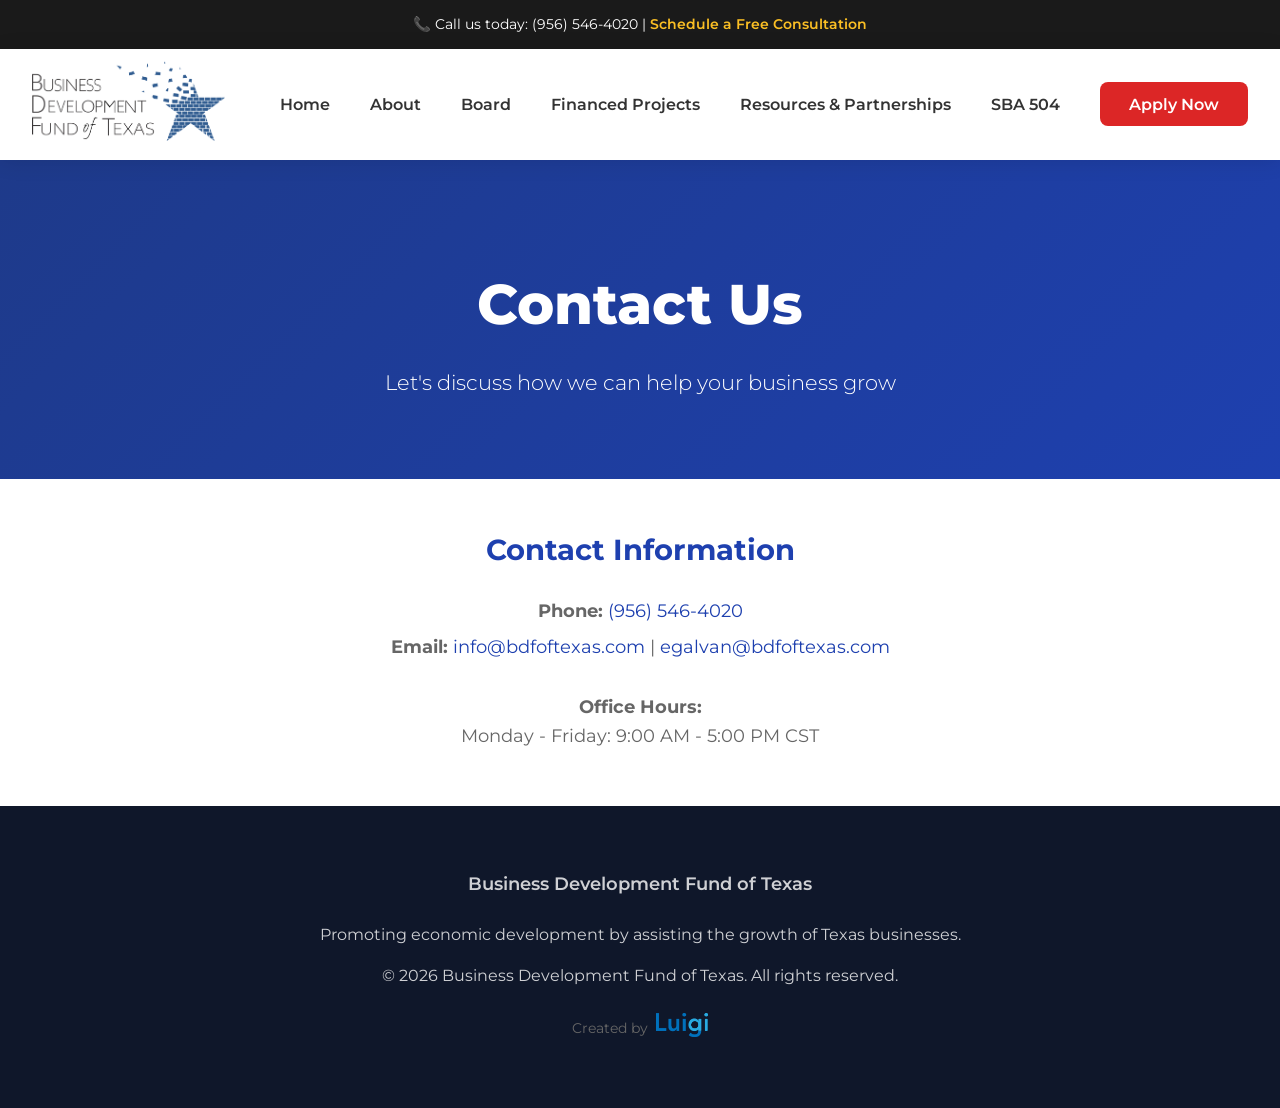
<file: contact.html>
<!DOCTYPE html>
<html lang="en">
<head>
    <meta charset="UTF-8">
    <meta name="viewport" content="width=device-width, initial-scale=1.0">
    <title>Contact Us | Business Development Fund of Texas</title>
    <link href="https://fonts.googleapis.com/css2?family=Montserrat:wght@300;400;500;600;700;800;900&display=swap" rel="stylesheet">
    <link rel="stylesheet" href="assets/css/style.css">
</head>
<body>
    <div class="top-bar">
        📞 Call us today: (956) 546-4020 | <a href="contact.html">Schedule a Free Consultation</a>
    </div>
    
    <header>
        <nav>
            <a href="index.html" style="text-decoration: none;"><img src="Business-Development-Fund-of-Texas-Logo.png" alt="Business Development Fund of Texas" class="logo-img" style="height: 80px; width: auto;"></a>
            <button class="menu-toggle" id="menuToggle">☰</button>
            <ul class="nav-links" id="navLinks">
                <li><a href="index.html">Home</a></li>
                <li><a href="about.html">About</a></li>
                <li><a href="board-detail.html">Board</a></li>
                <li><a href="financed-projects.html">Financed Projects</a></li>
                <li><a href="resources.html">Resources & Partnerships</a></li>
                <li><a href="sba-504.html">SBA 504</a></li>
                <li><a href="contact.html" class="nav-cta">Apply Now</a></li>
            </ul>
        </nav>
    </header>

    <script>
        const menuToggle = document.getElementById('menuToggle');
        const navLinks = document.getElementById('navLinks');
        
        menuToggle.addEventListener('click', function() {
            navLinks.classList.toggle('active');
        });
        
        navLinks.querySelectorAll('a').forEach(link => {
            link.addEventListener('click', function() {
                navLinks.classList.remove('active');
            });
        });
    </script>

    <section class="page-hero">
        <h1>Contact Us</h1>
        <p>Let's discuss how we can help your business grow</p>
    </section>

    <section class="contact-container" style="display: flex; justify-content: center; padding: 3rem 2rem;">
        <div class="contact-info" style="text-align: center; max-width: 500px; margin: 0 auto;">
            <h3>Contact Information</h3>
            <p><strong>Phone:</strong> <a href="tel:+19565464020" style="color: #1e40af; text-decoration: none;">(956) 546-4020</a></p>
            <p><strong>Email:</strong> <a href="mailto:info@bdfoftexas.com" style="color: #1e40af; text-decoration: none;">info@bdfoftexas.com</a> | <a href="mailto:egalvan@bdfoftexas.com" style="color: #1e40af; text-decoration: none;">egalvan@bdfoftexas.com</a></p>
            <p style="margin-top: 2rem;"><strong>Office Hours:</strong><br>Monday - Friday: 9:00 AM - 5:00 PM CST</p>
        </div>
    </section>

    <footer>
        <div class="footer-content">
            <p style="font-size: 1.1rem; font-weight: 600; margin-bottom: 1.5rem;">Business Development Fund of Texas</p>
            <p>Promoting economic development by assisting the growth of Texas businesses.</p>
            <p>&copy; 2026 Business Development Fund of Texas. All rights reserved.</p>
            <div style="margin-top: 1.5rem; display: flex; align-items: center; justify-content: center; gap: 0.5rem; font-size: 0.85rem; color: #666;">
                <span>Created by</span>
                <a href="https://luigiai.dev" target="_blank" rel="noopener">
                    <img src="Luigi AI Logo.png" alt="Luigi AI" style="height: 24px; width: auto;">
                </a>
            </div>
        </div>
    </footer>
</body>
</html>
</file>
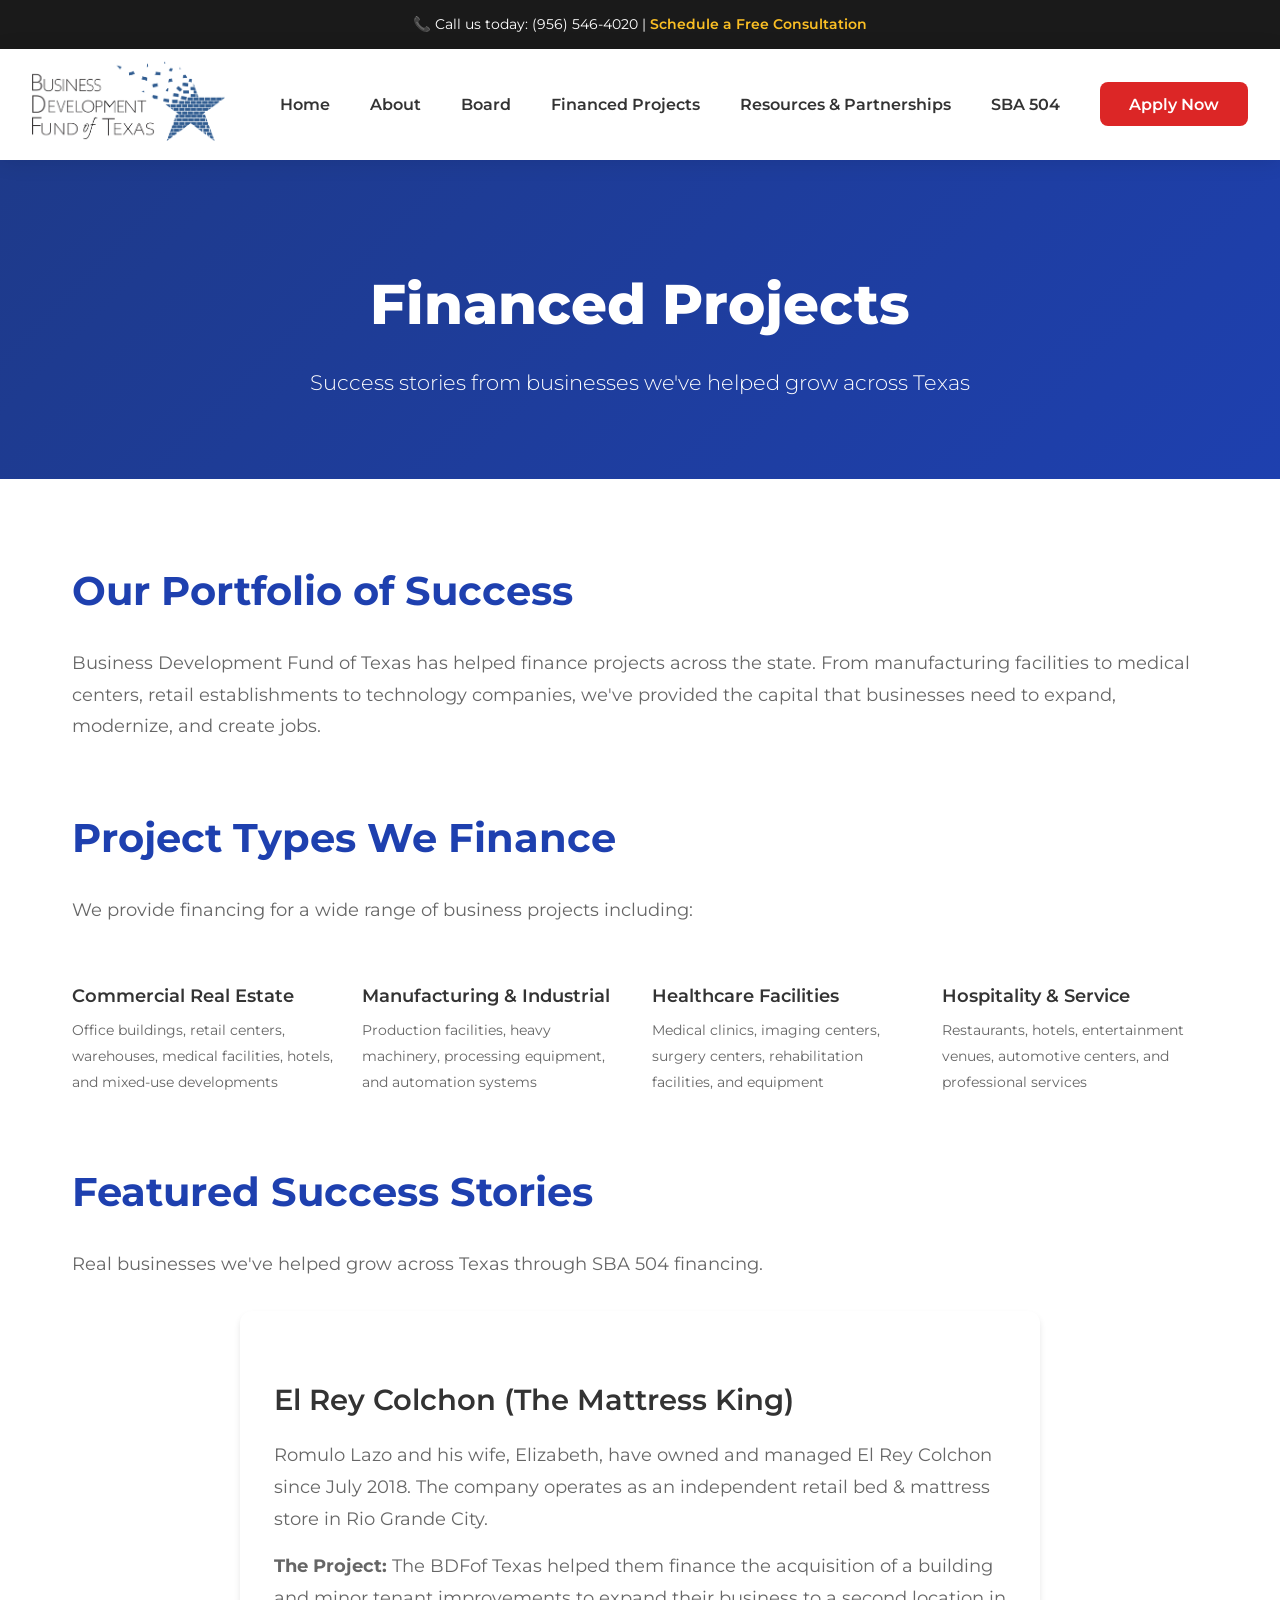
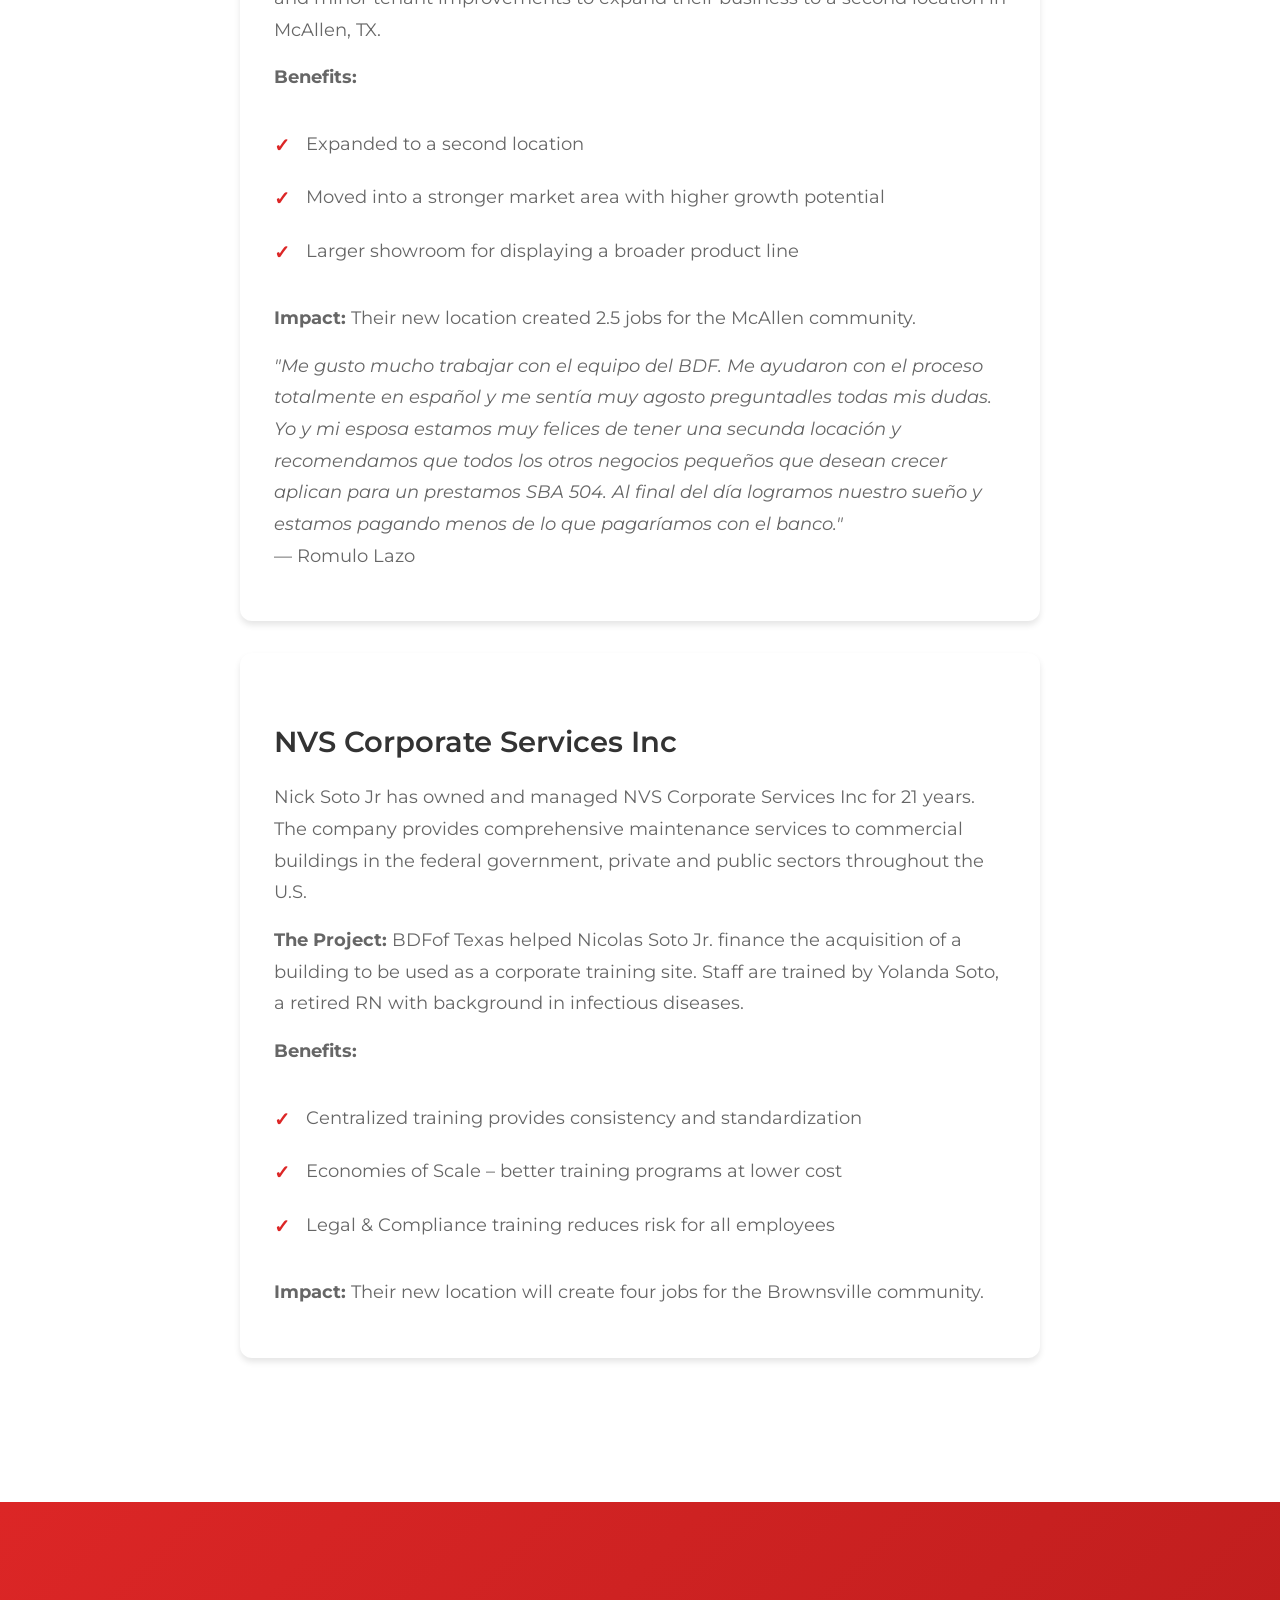
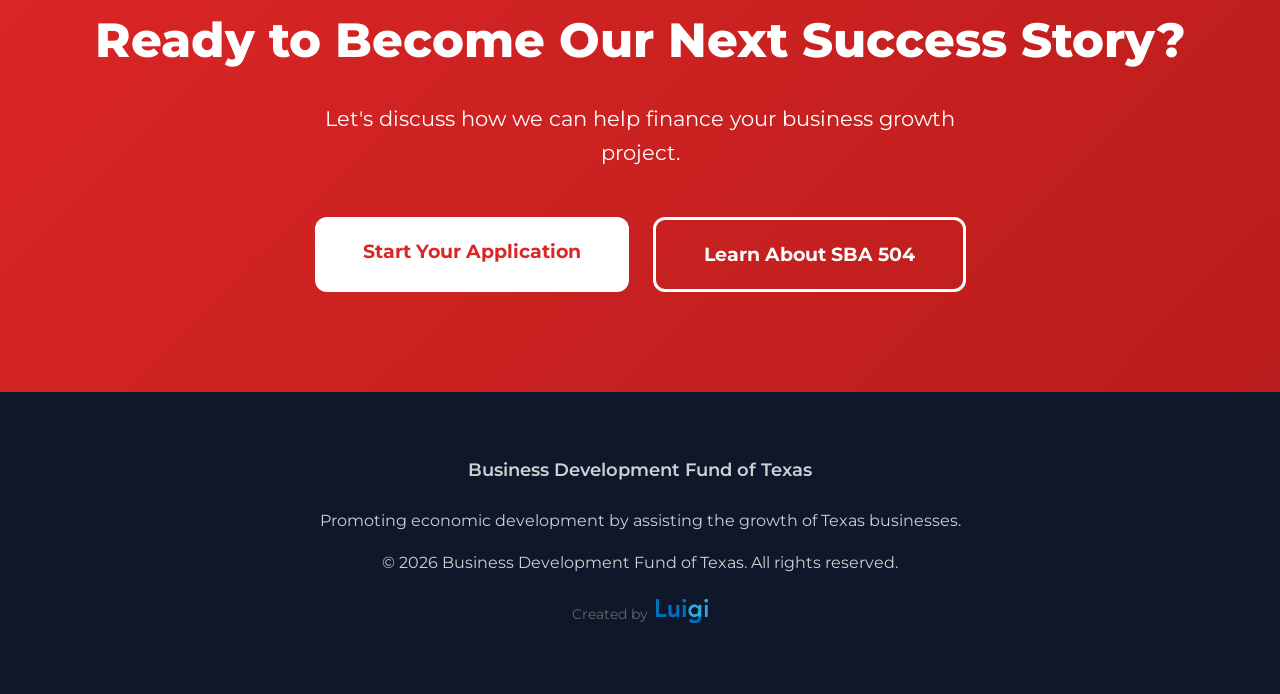
<file: financed-projects.html>
<!DOCTYPE html>
<html lang="en">
<head>
    <meta charset="UTF-8">
    <meta name="viewport" content="width=device-width, initial-scale=1.0">
    <title>Financed Projects | Business Development Fund of Texas</title>
    <link href="https://fonts.googleapis.com/css2?family=Montserrat:wght@300;400;500;600;700;800;900&display=swap" rel="stylesheet">
    <link rel="stylesheet" href="assets/css/style.css">
</head>
<body>
    <div class="top-bar">
        📞 Call us today: (956) 546-4020 | <a href="contact.html">Schedule a Free Consultation</a>
    </div>
    
    <header>
        <nav>
            <a href="index.html" style="text-decoration: none;"><img src="Business-Development-Fund-of-Texas-Logo.png" alt="Business Development Fund of Texas" class="logo-img" style="height: 80px; width: auto;"></a>
            <button class="menu-toggle" id="menuToggle">☰</button>
            <ul class="nav-links" id="navLinks">
                <li><a href="index.html">Home</a></li>
                <li><a href="about.html">About</a></li>
                <li><a href="board-detail.html">Board</a></li>
                <li><a href="financed-projects.html">Financed Projects</a></li>
                <li><a href="resources.html">Resources & Partnerships</a></li>
                <li><a href="sba-504.html">SBA 504</a></li>
                <li><a href="contact.html" class="nav-cta">Apply Now</a></li>
            </ul>
        </nav>
    </header>

    <script>
        const menuToggle = document.getElementById('menuToggle');
        const navLinks = document.getElementById('navLinks');
        
        menuToggle.addEventListener('click', function() {
            navLinks.classList.toggle('active');
        });
        
        navLinks.querySelectorAll('a').forEach(link => {
            link.addEventListener('click', function() {
                navLinks.classList.remove('active');
            });
        });
    </script>

    <section class="page-hero">
        <h1>Financed Projects</h1>
        <p>Success stories from businesses we've helped grow across Texas</p>
    </section>

    <section class="page-content">
        <div class="content-section">
            <h2>Our Portfolio of Success</h2>
            <p>Business Development Fund of Texas has helped finance projects across the state. From manufacturing facilities to medical centers, retail establishments to technology companies, we've provided the capital that businesses need to expand, modernize, and create jobs.</p>
        </div>

        <div class="content-section">
            <h2>Project Types We Finance</h2>
            <p>We provide financing for a wide range of business projects including:</p>
            <div style="display: grid; grid-template-columns: repeat(auto-fit, minmax(250px, 1fr)); gap: 1.5rem; margin-top: 1.5rem;">
                <div>
                    <h3 style="margin-bottom: 0.5rem; font-size: 1.1rem;">Commercial Real Estate</h3>
                    <p style="font-size: 0.9rem; margin: 0;">Office buildings, retail centers, warehouses, medical facilities, hotels, and mixed-use developments</p>
                </div>
                <div>
                    <h3 style="margin-bottom: 0.5rem; font-size: 1.1rem;">Manufacturing & Industrial</h3>
                    <p style="font-size: 0.9rem; margin: 0;">Production facilities, heavy machinery, processing equipment, and automation systems</p>
                </div>
                <div>
                    <h3 style="margin-bottom: 0.5rem; font-size: 1.1rem;">Healthcare Facilities</h3>
                    <p style="font-size: 0.9rem; margin: 0;">Medical clinics, imaging centers, surgery centers, rehabilitation facilities, and equipment</p>
                </div>
                <div>
                    <h3 style="margin-bottom: 0.5rem; font-size: 1.1rem;">Hospitality & Service</h3>
                    <p style="font-size: 0.9rem; margin: 0;">Restaurants, hotels, entertainment venues, automotive centers, and professional services</p>
                </div>
            </div>
        </div>

        <div class="content-section">
            <h2>Featured Success Stories</h2>
            <p>Real businesses we've helped grow across Texas through SBA 504 financing.</p>
            
            <div class="success-stories-single" style="margin-top: 2rem; max-width: 800px; margin-left: auto; margin-right: auto;">
                <div class="service-item">
                    <h3>El Rey Colchon (The Mattress King)</h3>
                    <p>Romulo Lazo and his wife, Elizabeth, have owned and managed El Rey Colchon since July 2018. The company operates as an independent retail bed & mattress store in Rio Grande City.</p>
                    <p><strong>The Project:</strong> The BDFof Texas helped them finance the acquisition of a building and minor tenant improvements to expand their business to a second location in McAllen, TX.</p>
                    <p><strong>Benefits:</strong></p>
                    <ul>
                        <li>Expanded to a second location</li>
                        <li>Moved into a stronger market area with higher growth potential</li>
                        <li>Larger showroom for displaying a broader product line</li>
                    </ul>
                    <p><strong>Impact:</strong> Their new location created 2.5 jobs for the McAllen community.</p>
                    <p><em>"Me gusto mucho trabajar con el equipo del BDF. Me ayudaron con el proceso totalmente en español y me sentía muy agosto preguntadles todas mis dudas. Yo y mi esposa estamos muy felices de tener una secunda locación y recomendamos que todos los otros negocios pequeños que desean crecer aplican para un prestamos SBA 504. Al final del día logramos nuestro sueño y estamos pagando menos de lo que pagaríamos con el banco."</em><br>— Romulo Lazo</p>
                </div>

                <div class="service-item">
                    <h3>NVS Corporate Services Inc</h3>
                    <p>Nick Soto Jr has owned and managed NVS Corporate Services Inc for 21 years. The company provides comprehensive maintenance services to commercial buildings in the federal government, private and public sectors throughout the U.S.</p>
                    <p><strong>The Project:</strong> BDFof Texas helped Nicolas Soto Jr. finance the acquisition of a building to be used as a corporate training site. Staff are trained by Yolanda Soto, a retired RN with background in infectious diseases.</p>
                    <p><strong>Benefits:</strong></p>
                    <ul>
                        <li>Centralized training provides consistency and standardization</li>
                        <li>Economies of Scale – better training programs at lower cost</li>
                        <li>Legal & Compliance training reduces risk for all employees</li>
                    </ul>
                    <p><strong>Impact:</strong> Their new location will create four jobs for the Brownsville community.</p>
                </div>

            </div>
        </div>
    </section>

    <style>
        .success-stories-single .service-item {
            margin-bottom: 2rem;
            padding: 2rem;
            background: white;
            border-radius: 12px;
            box-shadow: 0 4px 6px rgba(0,0,0,0.1);
        }
        .success-stories-single .service-item:last-child {
            margin-bottom: 0;
        }
    </style>

    <section class="cta-fullwidth">
        <h2>Ready to Become Our Next Success Story?</h2>
        <p>Let's discuss how we can help finance your business growth project.</p>
        <div class="cta-buttons">
            <a href="contact.html" class="btn-large btn-white">Start Your Application</a>
            <a href="sba-504.html" class="btn-large btn-outline-white">Learn About SBA 504</a>
        </div>
    </section>

    <footer>
        <div class="footer-content">
            <p style="font-size: 1.1rem; font-weight: 600; margin-bottom: 1.5rem;">Business Development Fund of Texas</p>
            <p>Promoting economic development by assisting the growth of Texas businesses.</p>
            <p>&copy; 2026 Business Development Fund of Texas. All rights reserved.</p>
            <div style="margin-top: 1.5rem; display: flex; align-items: center; justify-content: center; gap: 0.5rem; font-size: 0.85rem; color: #666;">
                <span>Created by</span>
                <a href="https://luigiai.dev" target="_blank" rel="noopener">
                    <img src="Luigi AI Logo.png" alt="Luigi AI" style="height: 24px; width: auto;">
                </a>
            </div>
        </div>
    </footer>
</body>
</html>
</file>
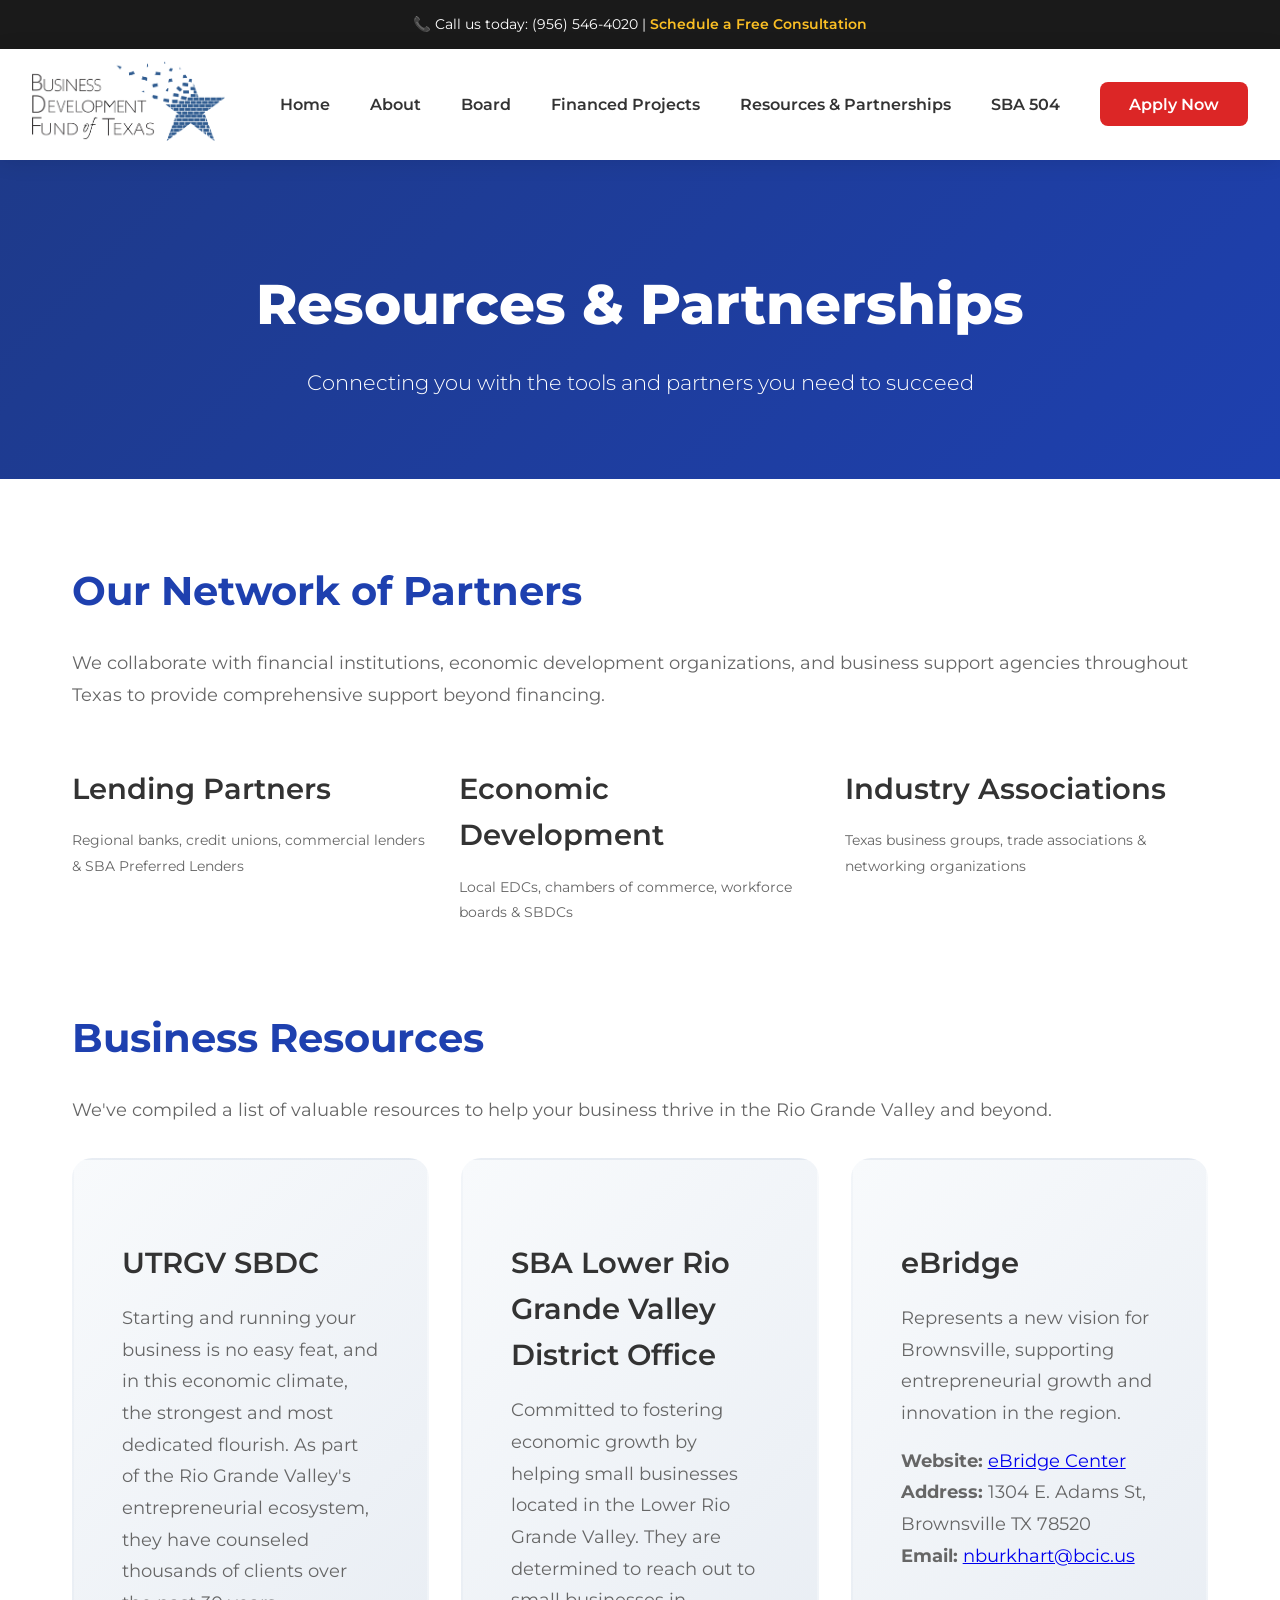
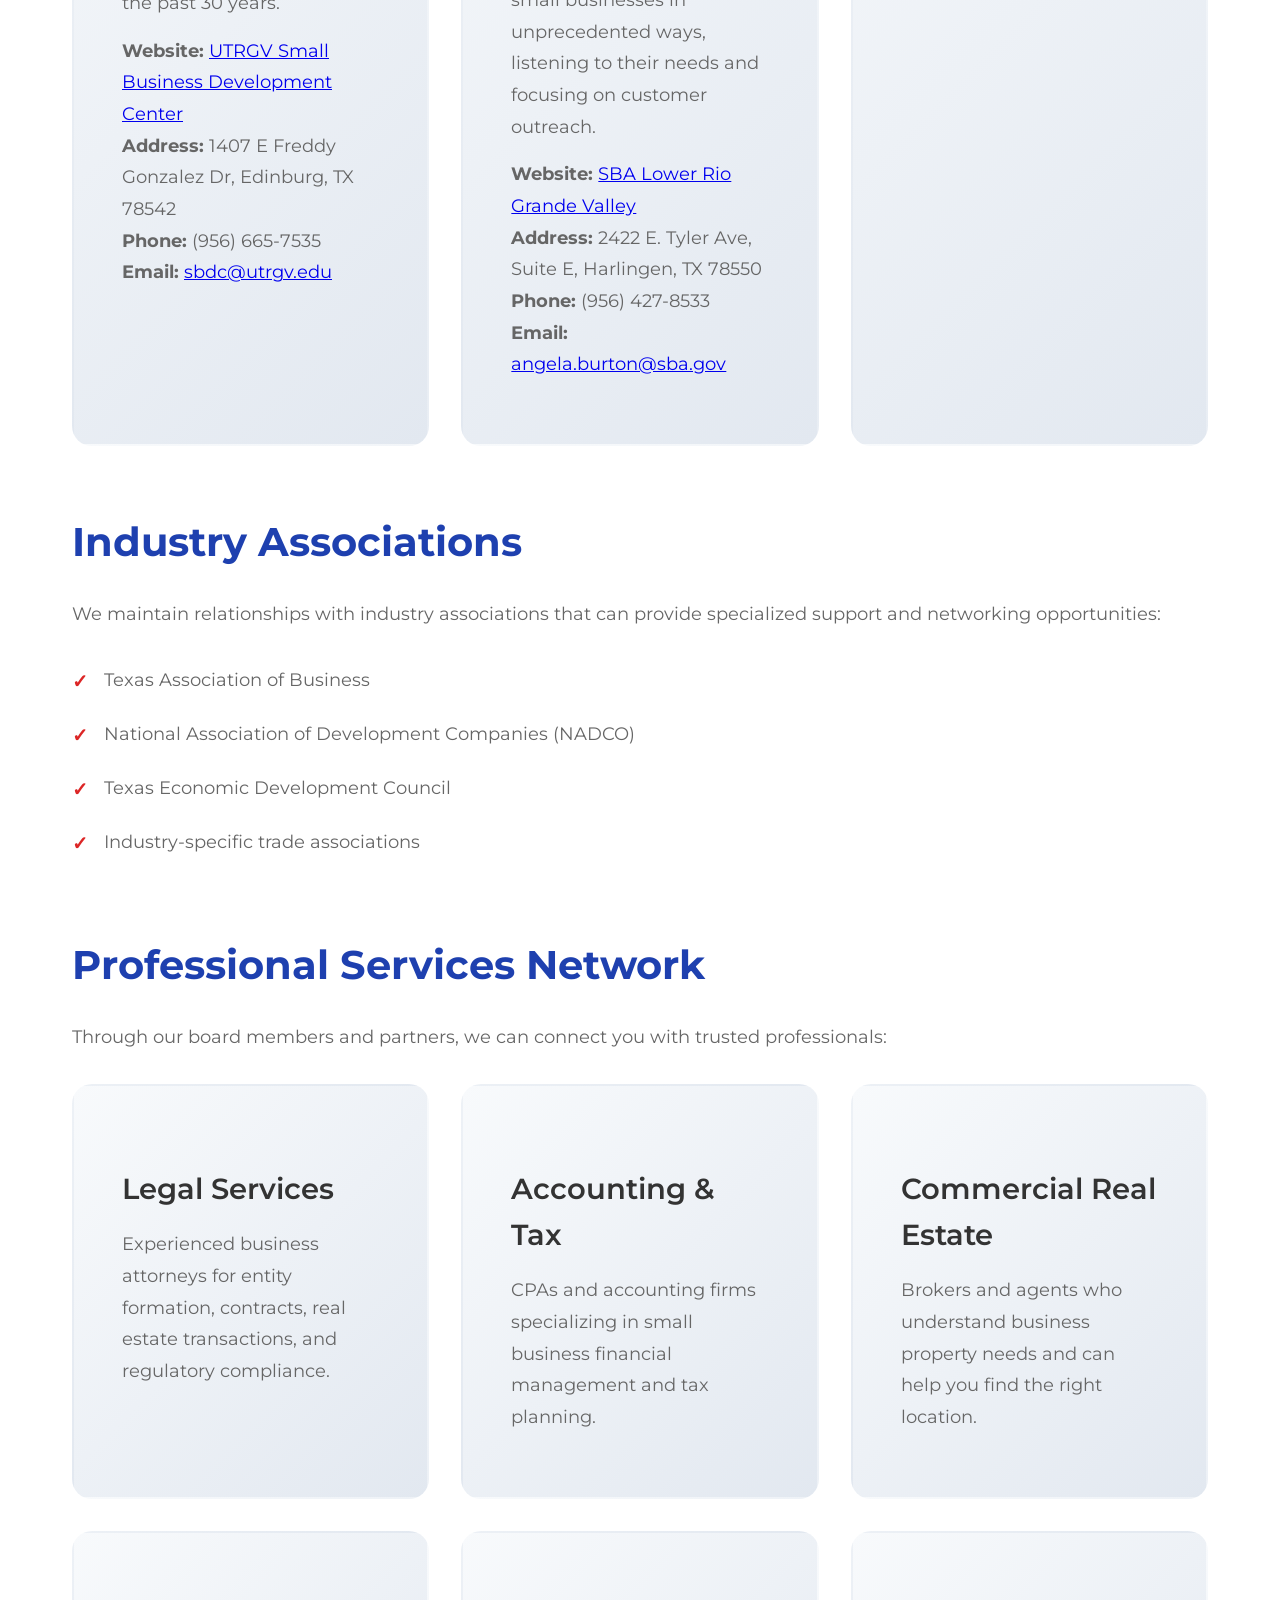
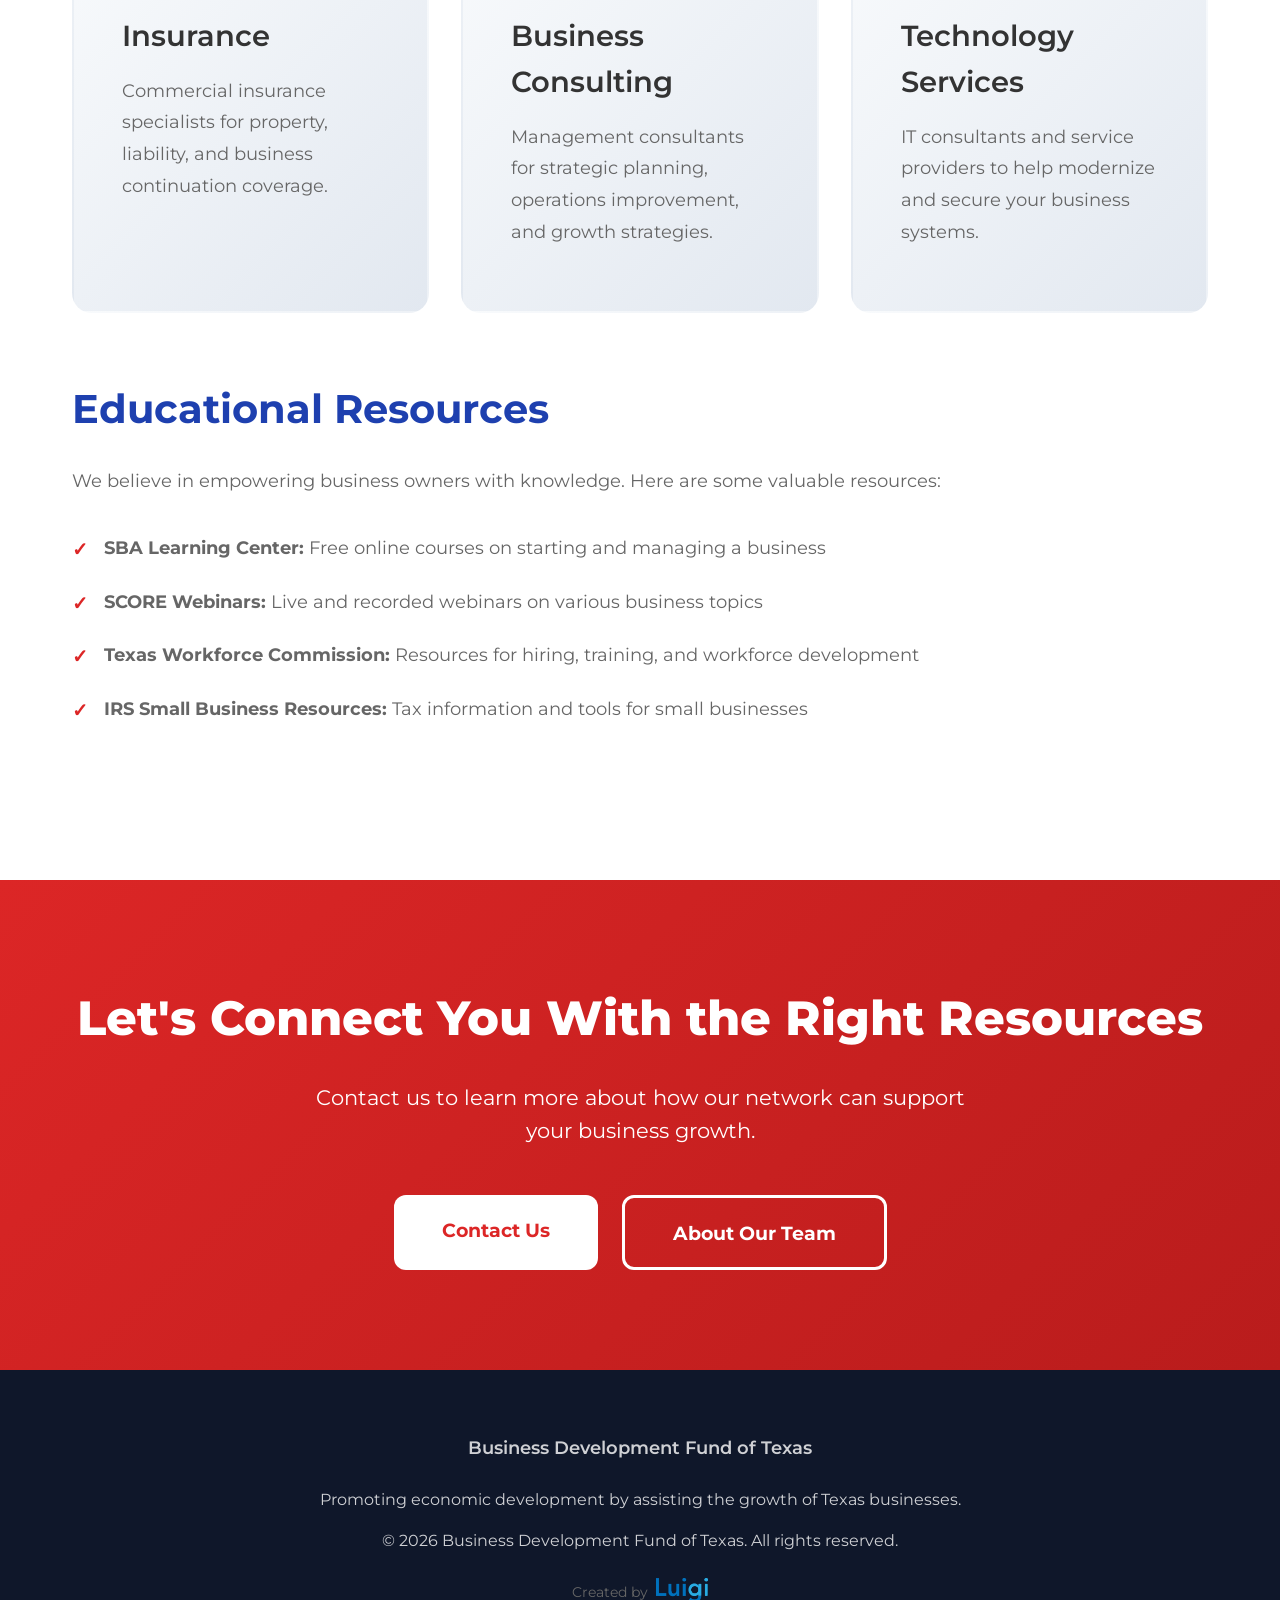
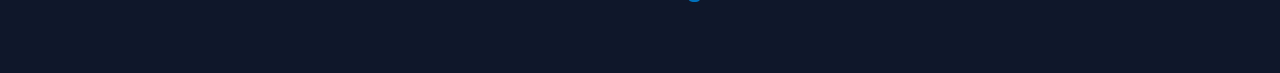
<file: resources.html>
<!DOCTYPE html>
<html lang="en">
<head>
    <meta charset="UTF-8">
    <meta name="viewport" content="width=device-width, initial-scale=1.0">
    <title>Resources & Partnerships | Business Development Fund of Texas</title>
    <link href="https://fonts.googleapis.com/css2?family=Montserrat:wght@300;400;500;600;700;800;900&display=swap" rel="stylesheet">
    <link rel="stylesheet" href="assets/css/style.css">
</head>
<body>
    <div class="top-bar">
        📞 Call us today: (956) 546-4020 | <a href="contact.html">Schedule a Free Consultation</a>
    </div>
    
    <header>
        <nav>
            <a href="index.html" style="text-decoration: none;"><img src="Business-Development-Fund-of-Texas-Logo.png" alt="Business Development Fund of Texas" class="logo-img" style="height: 80px; width: auto;"></a>
            <button class="menu-toggle" id="menuToggle">☰</button>
            <ul class="nav-links" id="navLinks">
                <li><a href="index.html">Home</a></li>
                <li><a href="about.html">About</a></li>
                <li><a href="board-detail.html">Board</a></li>
                <li><a href="financed-projects.html">Financed Projects</a></li>
                <li><a href="resources.html">Resources & Partnerships</a></li>
                <li><a href="sba-504.html">SBA 504</a></li>
                <li><a href="contact.html" class="nav-cta">Apply Now</a></li>
            </ul>
        </nav>
    </header>

    <script>
        const menuToggle = document.getElementById('menuToggle');
        const navLinks = document.getElementById('navLinks');
        
        menuToggle.addEventListener('click', function() {
            navLinks.classList.toggle('active');
        });
        
        navLinks.querySelectorAll('a').forEach(link => {
            link.addEventListener('click', function() {
                navLinks.classList.remove('active');
            });
        });
    </script>

    <section class="page-hero">
        <h1>Resources & Partnerships</h1>
        <p>Connecting you with the tools and partners you need to succeed</p>
    </section>

    <section class="page-content">
        <div class="content-section">
            <h2>Our Network of Partners</h2>
            <p>We collaborate with financial institutions, economic development organizations, and business support agencies throughout Texas to provide comprehensive support beyond financing.</p>
            
            <div class="partner-categories" style="display: grid; grid-template-columns: repeat(auto-fit, minmax(250px, 1fr)); gap: 1.5rem; margin-top: 1.5rem;">
                <div class="partner-category">
                    <h3>Lending Partners</h3>
                    <p style="font-size: 0.9rem; color: #666;">Regional banks, credit unions, commercial lenders & SBA Preferred Lenders</p>
                </div>
                <div class="partner-category">
                    <h3>Economic Development</h3>
                    <p style="font-size: 0.9rem; color: #666;">Local EDCs, chambers of commerce, workforce boards & SBDCs</p>
                </div>
                <div class="partner-category">
                    <h3>Industry Associations</h3>
                    <p style="font-size: 0.9rem; color: #666;">Texas business groups, trade associations & networking organizations</p>
                </div>
            </div>
        </div>

        <div class="content-section">
            <h2>Business Resources</h2>
            <p>We've compiled a list of valuable resources to help your business thrive in the Rio Grande Valley and beyond.</p>
            
            <div class="services-masonry" style="margin-top: 2rem;">
                <div class="service-item">
                    <h3>UTRGV SBDC</h3>
                    <p>Starting and running your business is no easy feat, and in this economic climate, the strongest and most dedicated flourish. As part of the Rio Grande Valley's entrepreneurial ecosystem, they have counseled thousands of clients over the past 30 years.</p>
                    <p><strong>Website:</strong> <a href="https://www.utrgv.edu/sbdc" target="_blank">UTRGV Small Business Development Center</a><br>
                    <strong>Address:</strong> 1407 E Freddy Gonzalez Dr, Edinburg, TX 78542<br>
                    <strong>Phone:</strong> (956) 665-7535<br>
                    <strong>Email:</strong> <a href="mailto:sbdc@utrgv.edu">sbdc@utrgv.edu</a></p>
                </div>

                <div class="service-item">
                    <h3>SBA Lower Rio Grande Valley District Office</h3>
                    <p>Committed to fostering economic growth by helping small businesses located in the Lower Rio Grande Valley. They are determined to reach out to small businesses in unprecedented ways, listening to their needs and focusing on customer outreach.</p>
                    <p><strong>Website:</strong> <a href="https://www.sba.gov/district/lower-rio-grande-valley" target="_blank">SBA Lower Rio Grande Valley</a><br>
                    <strong>Address:</strong> 2422 E. Tyler Ave, Suite E, Harlingen, TX 78550<br>
                    <strong>Phone:</strong> (956) 427-8533<br>
                    <strong>Email:</strong> <a href="mailto:angela.burton@sba.gov">angela.burton@sba.gov</a></p>
                </div>

                <div class="service-item">
                    <h3>eBridge</h3>
                    <p>Represents a new vision for Brownsville, supporting entrepreneurial growth and innovation in the region.</p>
                    <p><strong>Website:</strong> <a href="https://brownsvilleedc.org/ebridge-center-represents-a-new-vision-for-brownsville/" target="_blank">eBridge Center</a><br>
                    <strong>Address:</strong> 1304 E. Adams St, Brownsville TX 78520<br>
                    <strong>Email:</strong> <a href="mailto:nburkhart@bcic.us">nburkhart@bcic.us</a></p>
                </div>
            </div>
        </div>

        <div class="content-section">
            <h2>Industry Associations</h2>
            <p>We maintain relationships with industry associations that can provide specialized support and networking opportunities:</p>
            <ul>
                <li>Texas Association of Business</li>
                <li>National Association of Development Companies (NADCO)</li>
                <li>Texas Economic Development Council</li>
                <li>Industry-specific trade associations</li>
            </ul>
        </div>

        <div class="content-section" style="margin-top: 3rem;">
            <h2>Professional Services Network</h2>
            <p>Through our board members and partners, we can connect you with trusted professionals:</p>
            
            <div class="services-masonry" style="margin-top: 2rem;">
                <div class="service-item">
                    <h3>Legal Services</h3>
                    <p>Experienced business attorneys for entity formation, contracts, real estate transactions, and regulatory compliance.</p>
                </div>
                
                <div class="service-item">
                    <h3>Accounting & Tax</h3>
                    <p>CPAs and accounting firms specializing in small business financial management and tax planning.</p>
                </div>
                
                <div class="service-item">
                    <h3>Commercial Real Estate</h3>
                    <p>Brokers and agents who understand business property needs and can help you find the right location.</p>
                </div>
                
                <div class="service-item">
                    <h3>Insurance</h3>
                    <p>Commercial insurance specialists for property, liability, and business continuation coverage.</p>
                </div>
                
                <div class="service-item">
                    <h3>Business Consulting</h3>
                    <p>Management consultants for strategic planning, operations improvement, and growth strategies.</p>
                </div>
                
                <div class="service-item">
                    <h3>Technology Services</h3>
                    <p>IT consultants and service providers to help modernize and secure your business systems.</p>
                </div>
            </div>
        </div>

        <div class="content-section">
            <h2>Educational Resources</h2>
            <p>We believe in empowering business owners with knowledge. Here are some valuable resources:</p>
            <ul>
                <li><strong>SBA Learning Center:</strong> Free online courses on starting and managing a business</li>
                <li><strong>SCORE Webinars:</strong> Live and recorded webinars on various business topics</li>
                <li><strong>Texas Workforce Commission:</strong> Resources for hiring, training, and workforce development</li>
                <li><strong>IRS Small Business Resources:</strong> Tax information and tools for small businesses</li>
            </ul>
        </div>
    </section>

    <section class="cta-fullwidth">
        <h2>Let's Connect You With the Right Resources</h2>
        <p>Contact us to learn more about how our network can support your business growth.</p>
        <div class="cta-buttons">
            <a href="contact.html" class="btn-large btn-white">Contact Us</a>
            <a href="about.html" class="btn-large btn-outline-white">About Our Team</a>
        </div>
    </section>

    <footer>
        <div class="footer-content">
            <p style="font-size: 1.1rem; font-weight: 600; margin-bottom: 1.5rem;">Business Development Fund of Texas</p>
            <p>Promoting economic development by assisting the growth of Texas businesses.</p>
            <p>&copy; 2026 Business Development Fund of Texas. All rights reserved.</p>
            <div style="margin-top: 1.5rem; display: flex; align-items: center; justify-content: center; gap: 0.5rem; font-size: 0.85rem; color: #666;">
                <span>Created by</span>
                <a href="https://luigiai.dev" target="_blank" rel="noopener">
                    <img src="Luigi AI Logo.png" alt="Luigi AI" style="height: 24px; width: auto;">
                </a>
            </div>
        </div>
    </footer>
</body>
</html>
</file>
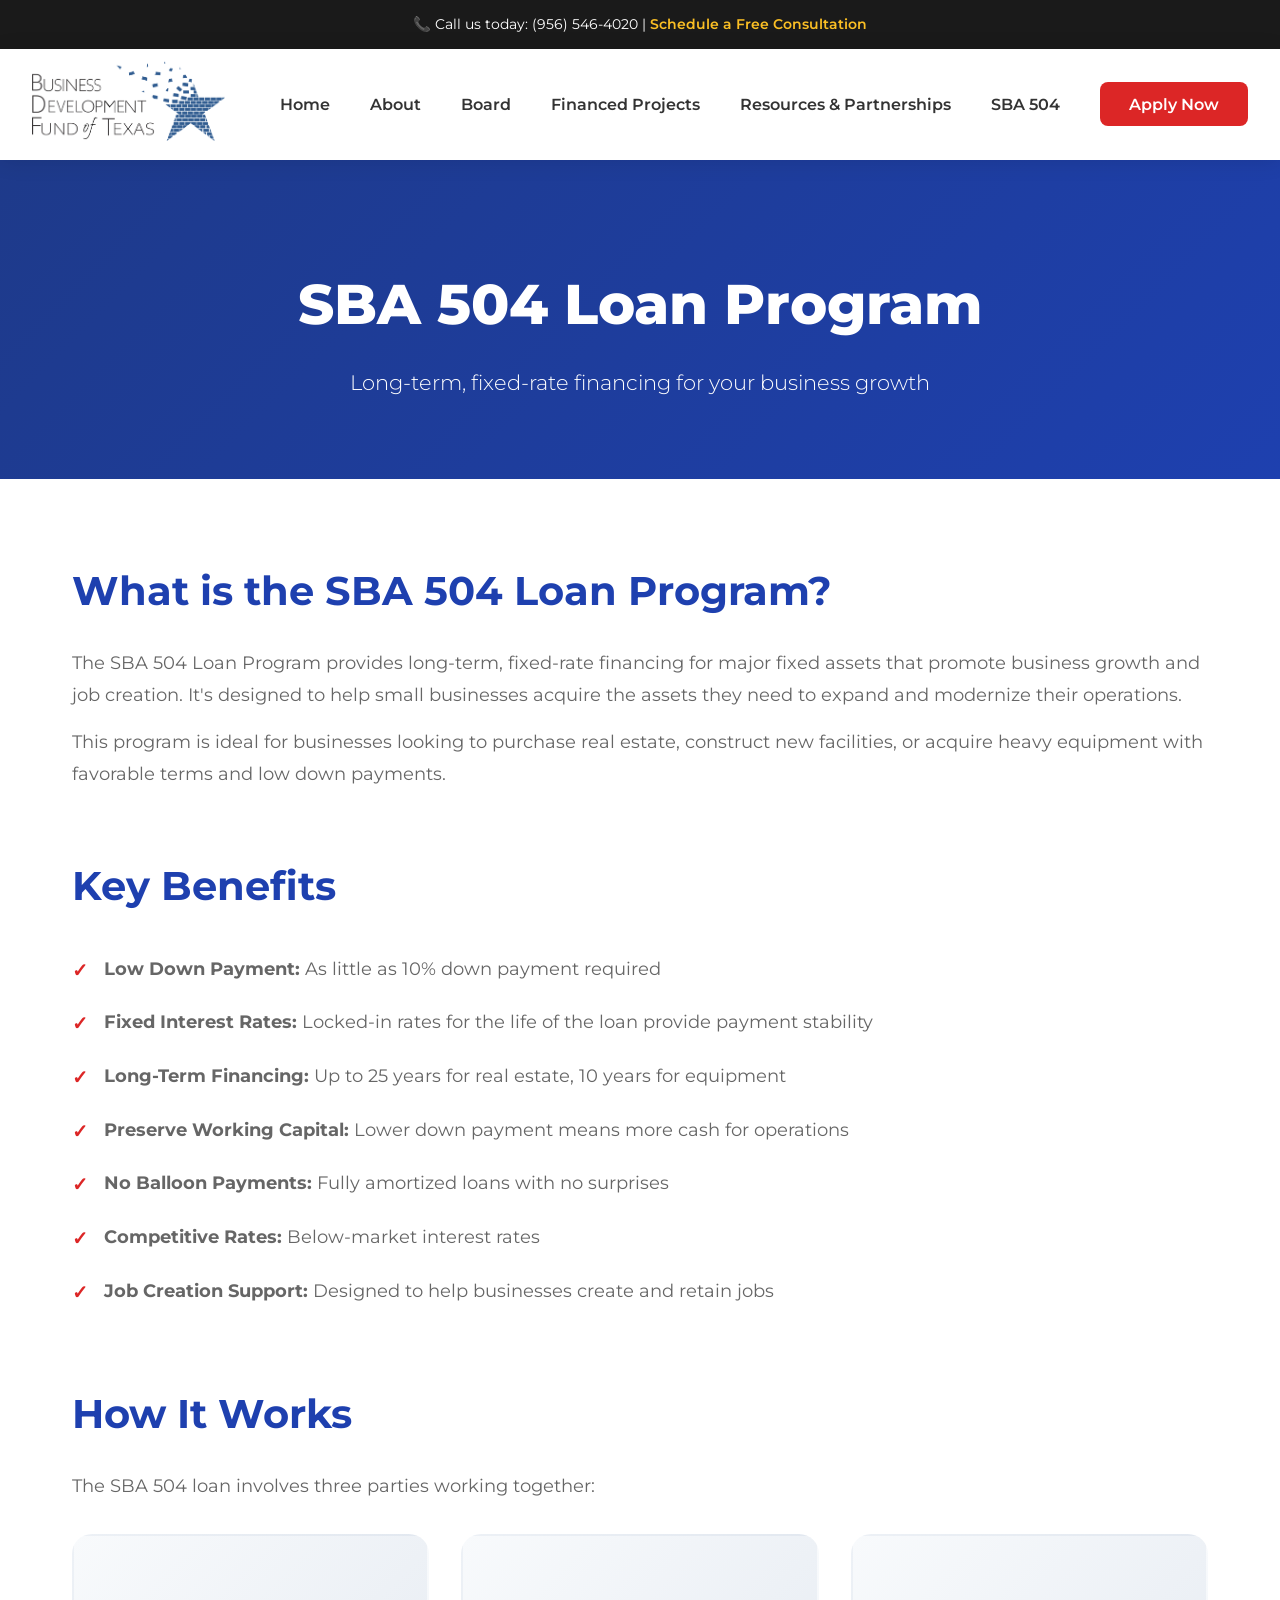
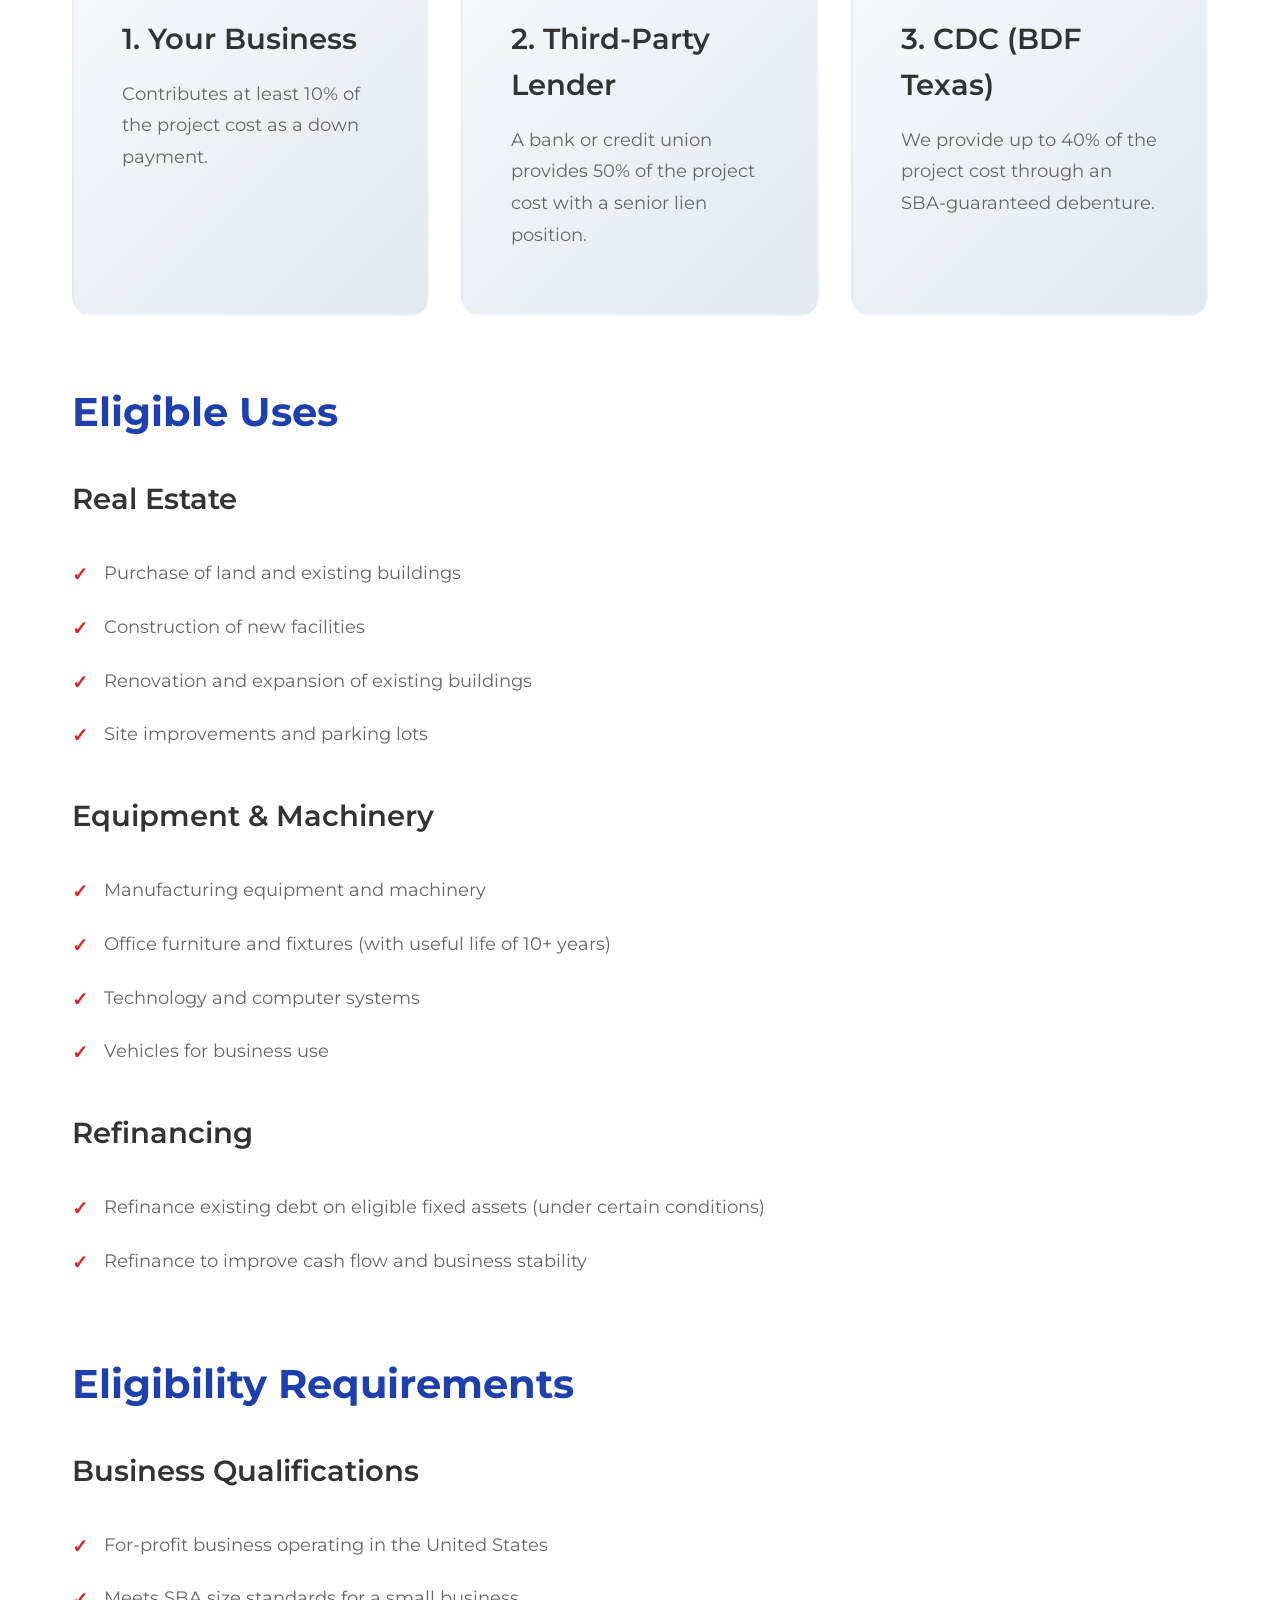
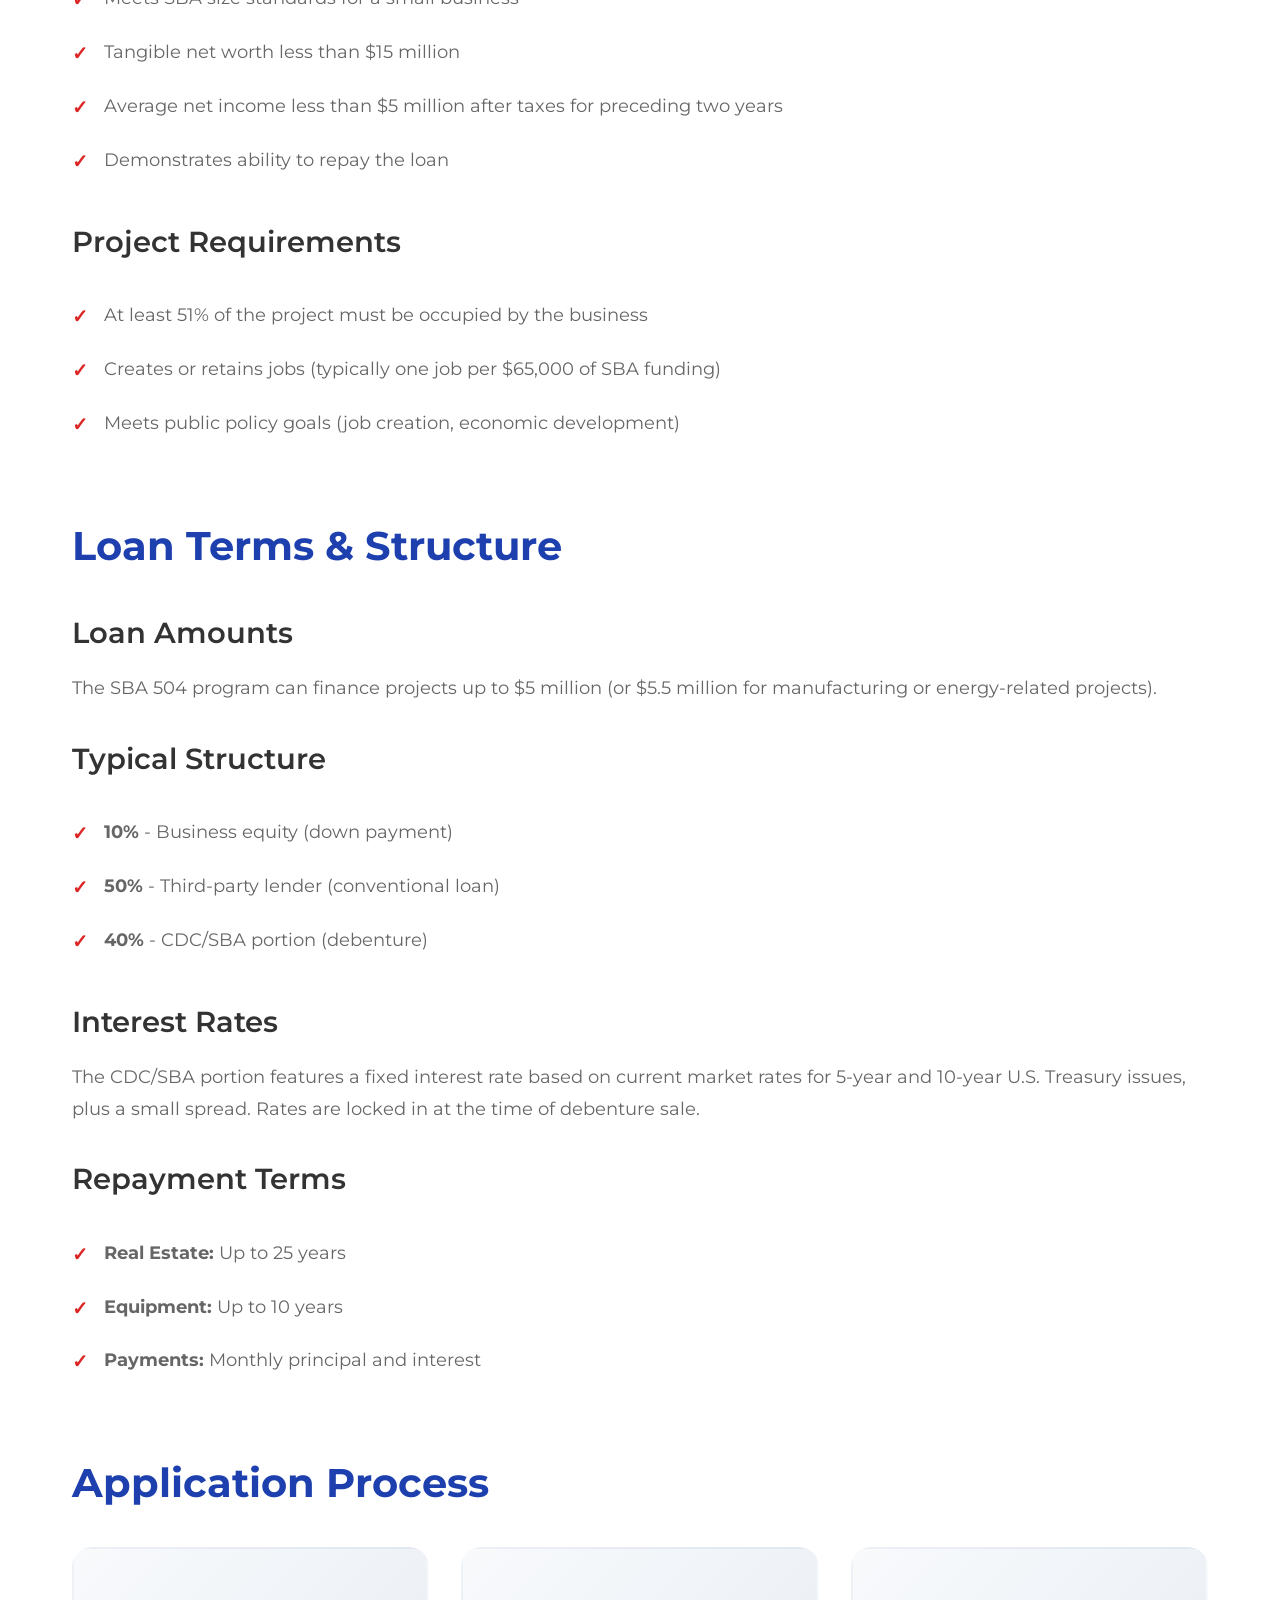
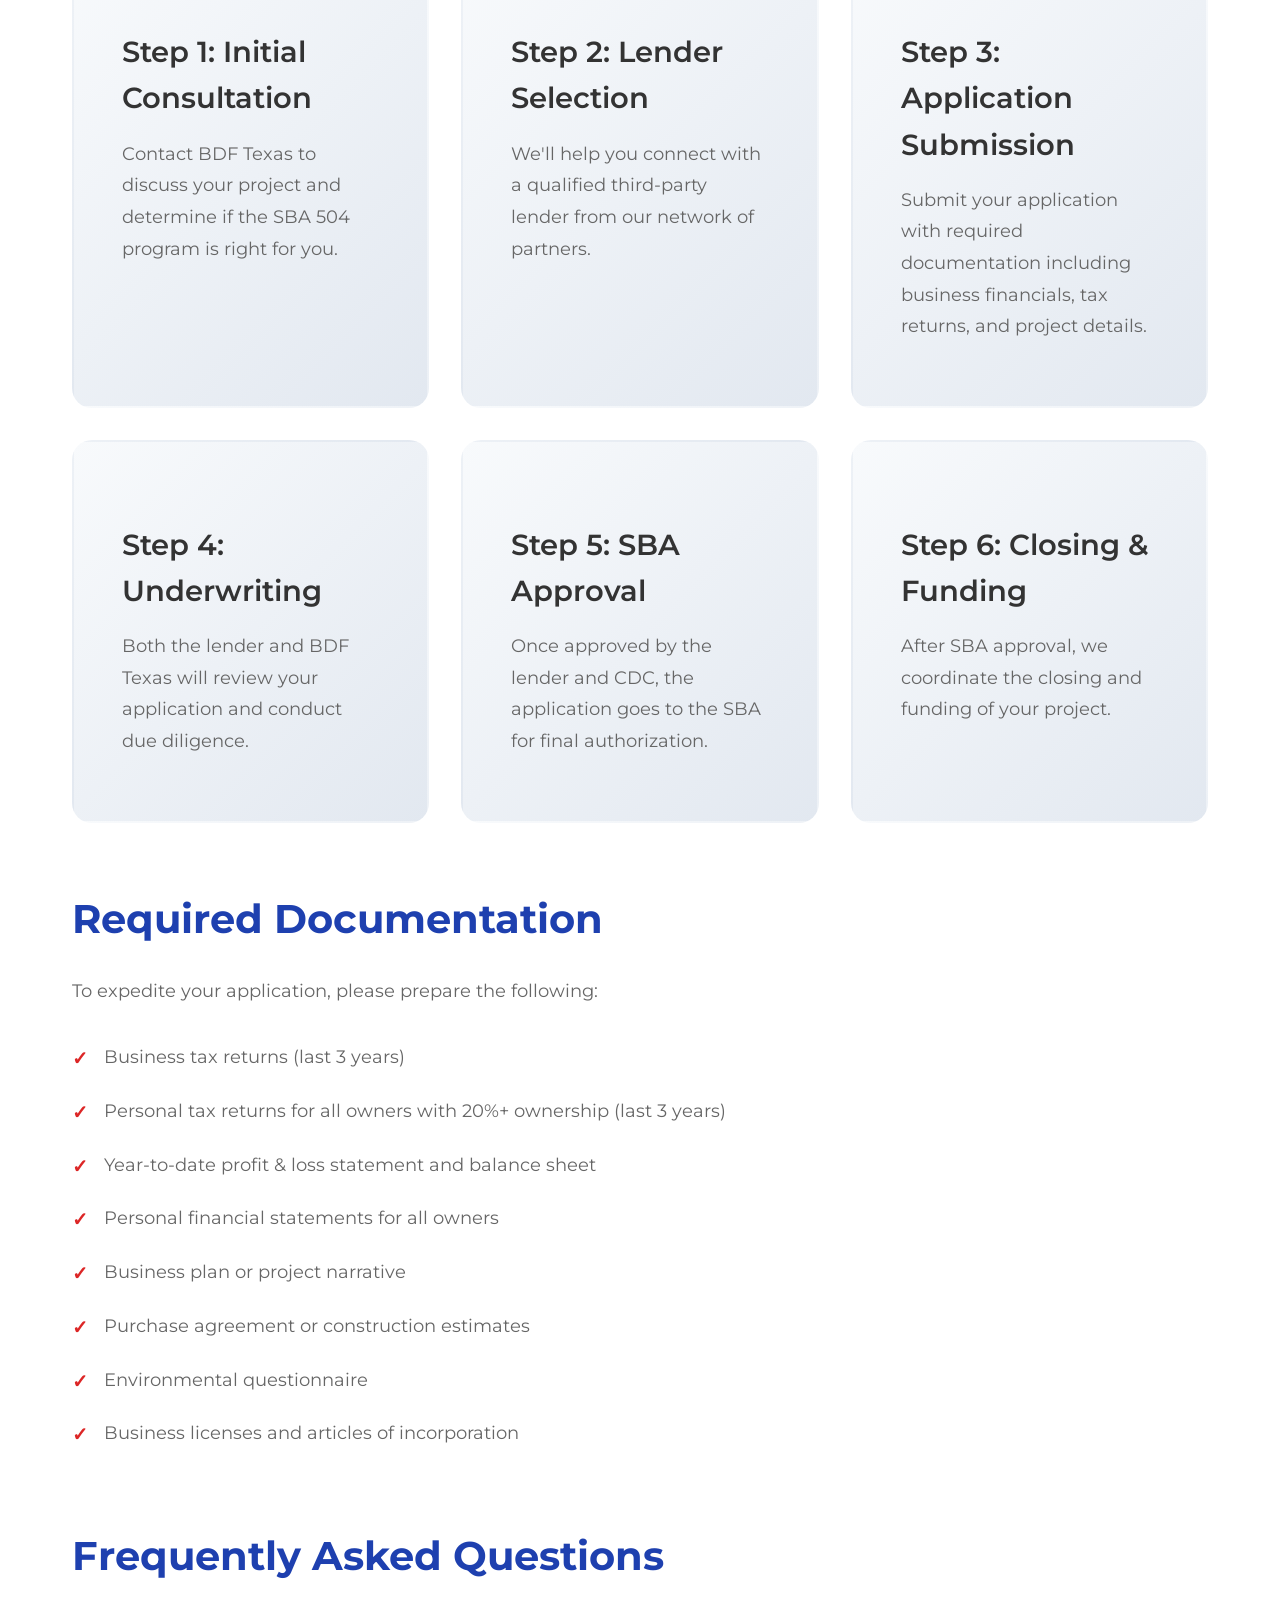
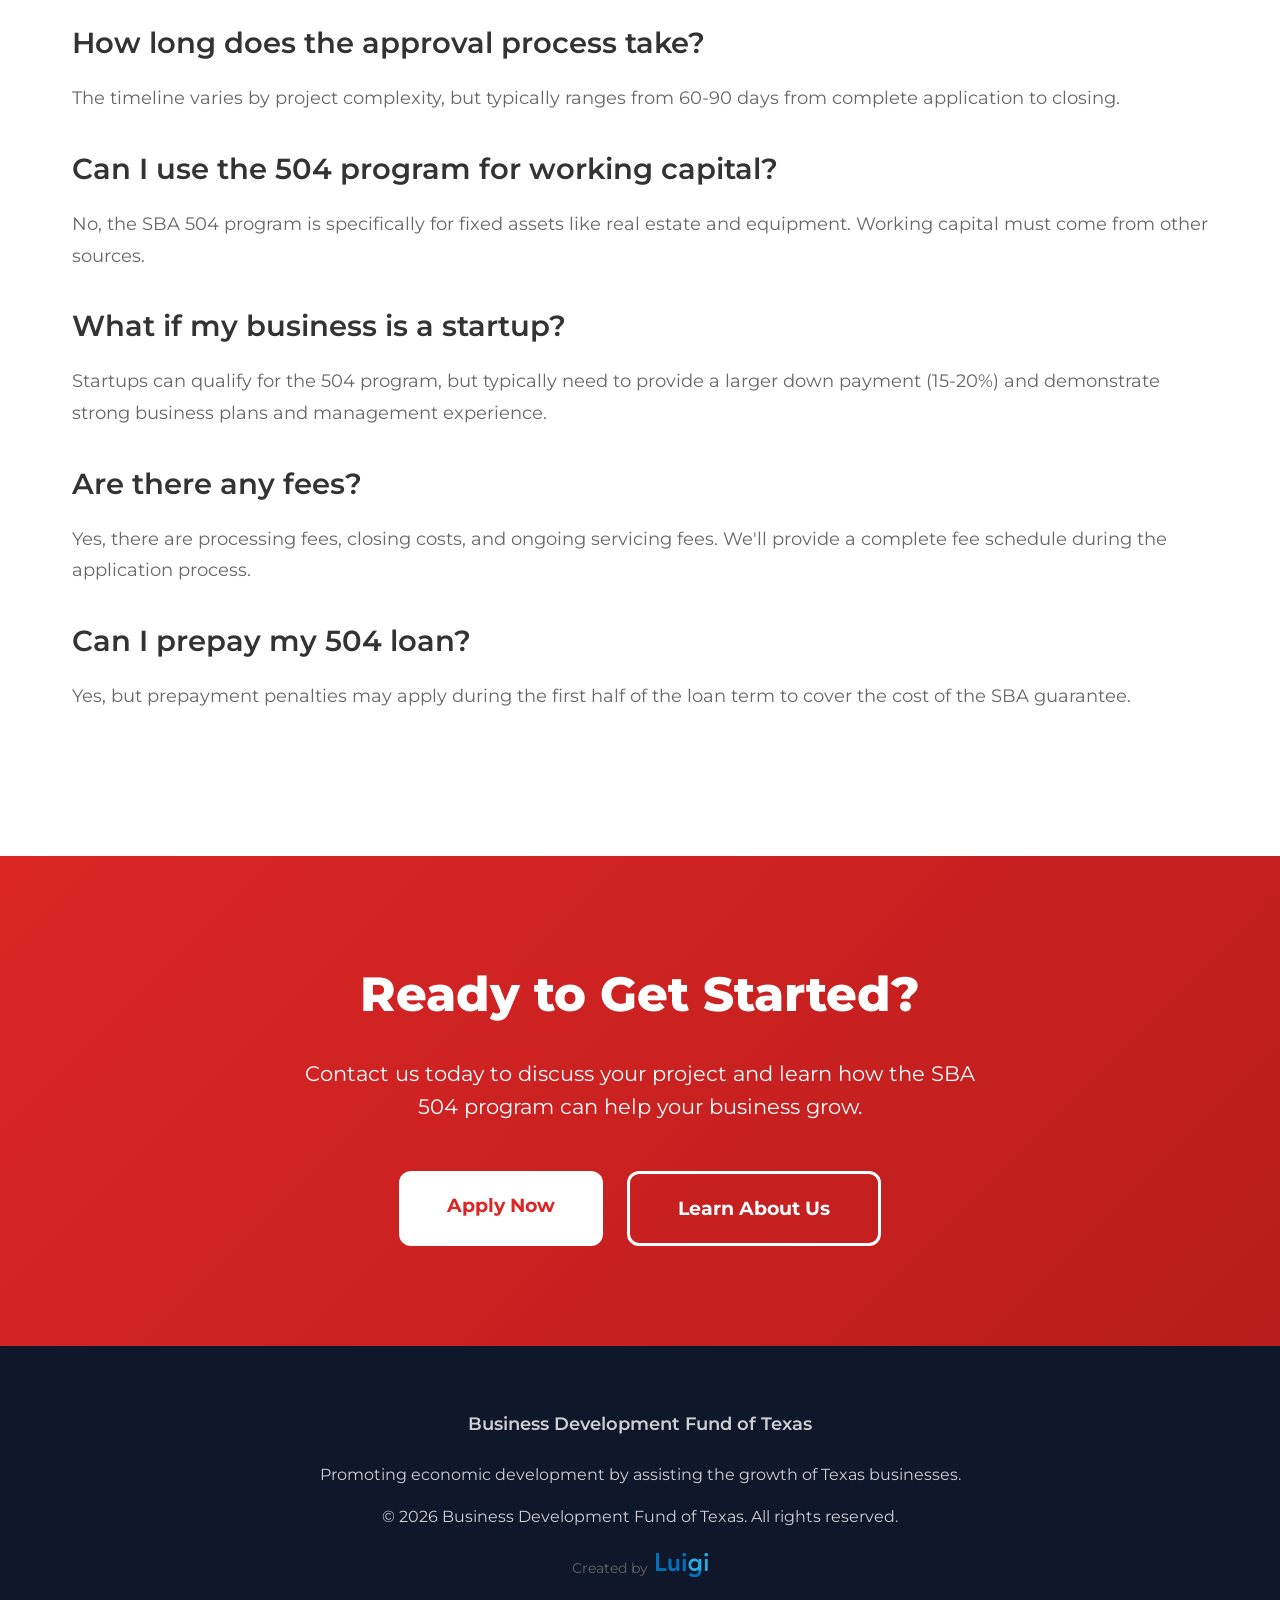
<file: sba-504.html>
<!DOCTYPE html>
<html lang="en">
<head>
    <meta charset="UTF-8">
    <meta name="viewport" content="width=device-width, initial-scale=1.0">
    <title>SBA 504 Loan Program | Business Development Fund of Texas</title>
    <link href="https://fonts.googleapis.com/css2?family=Montserrat:wght@300;400;500;600;700;800;900&display=swap" rel="stylesheet">
    <link rel="stylesheet" href="assets/css/style.css">
</head>
<body>
    <div class="top-bar">
        📞 Call us today: (956) 546-4020 | <a href="contact.html">Schedule a Free Consultation</a>
    </div>
    
    <header>
        <nav>
            <a href="index.html" style="text-decoration: none;"><img src="Business-Development-Fund-of-Texas-Logo.png" alt="Business Development Fund of Texas" class="logo-img" style="height: 80px; width: auto;"></a>
            <button class="menu-toggle" id="menuToggle">☰</button>
            <ul class="nav-links" id="navLinks">
                <li><a href="index.html">Home</a></li>
                <li><a href="about.html">About</a></li>
                <li><a href="board-detail.html">Board</a></li>
                <li><a href="financed-projects.html">Financed Projects</a></li>
                <li><a href="resources.html">Resources & Partnerships</a></li>
                <li><a href="sba-504.html">SBA 504</a></li>
                <li><a href="contact.html" class="nav-cta">Apply Now</a></li>
            </ul>
        </nav>
    </header>

    <script>
        const menuToggle = document.getElementById('menuToggle');
        const navLinks = document.getElementById('navLinks');
        
        menuToggle.addEventListener('click', function() {
            navLinks.classList.toggle('active');
        });
        
        navLinks.querySelectorAll('a').forEach(link => {
            link.addEventListener('click', function() {
                navLinks.classList.remove('active');
            });
        });
    </script>

    <section class="page-hero">
        <h1>SBA 504 Loan Program</h1>
        <p>Long-term, fixed-rate financing for your business growth</p>
    </section>

    <section class="page-content">
        <div class="content-section">
            <h2>What is the SBA 504 Loan Program?</h2>
            <p>The SBA 504 Loan Program provides long-term, fixed-rate financing for major fixed assets that promote business growth and job creation. It's designed to help small businesses acquire the assets they need to expand and modernize their operations.</p>
            <p>This program is ideal for businesses looking to purchase real estate, construct new facilities, or acquire heavy equipment with favorable terms and low down payments.</p>
        </div>

        <div class="content-section">
            <h2>Key Benefits</h2>
            <ul>
                <li><strong>Low Down Payment:</strong> As little as 10% down payment required</li>
                <li><strong>Fixed Interest Rates:</strong> Locked-in rates for the life of the loan provide payment stability</li>
                <li><strong>Long-Term Financing:</strong> Up to 25 years for real estate, 10 years for equipment</li>
                <li><strong>Preserve Working Capital:</strong> Lower down payment means more cash for operations</li>
                <li><strong>No Balloon Payments:</strong> Fully amortized loans with no surprises</li>
                <li><strong>Competitive Rates:</strong> Below-market interest rates</li>
                <li><strong>Job Creation Support:</strong> Designed to help businesses create and retain jobs</li>
            </ul>
        </div>

        <div class="content-section">
            <h2>How It Works</h2>
            <p>The SBA 504 loan involves three parties working together:</p>
            
            <div class="services-masonry" style="margin-top: 2rem;">
                <div class="service-item">
                    <h3>1. Your Business</h3>
                    <p>Contributes at least 10% of the project cost as a down payment.</p>
                </div>
                
                <div class="service-item">
                    <h3>2. Third-Party Lender</h3>
                    <p>A bank or credit union provides 50% of the project cost with a senior lien position.</p>
                </div>
                
                <div class="service-item">
                    <h3>3. CDC (BDF Texas)</h3>
                    <p>We provide up to 40% of the project cost through an SBA-guaranteed debenture.</p>
                </div>
            </div>
        </div>

        <div class="content-section">
            <h2>Eligible Uses</h2>
            
            <h3>Real Estate</h3>
            <ul>
                <li>Purchase of land and existing buildings</li>
                <li>Construction of new facilities</li>
                <li>Renovation and expansion of existing buildings</li>
                <li>Site improvements and parking lots</li>
            </ul>

            <h3>Equipment & Machinery</h3>
            <ul>
                <li>Manufacturing equipment and machinery</li>
                <li>Office furniture and fixtures (with useful life of 10+ years)</li>
                <li>Technology and computer systems</li>
                <li>Vehicles for business use</li>
            </ul>

            <h3>Refinancing</h3>
            <ul>
                <li>Refinance existing debt on eligible fixed assets (under certain conditions)</li>
                <li>Refinance to improve cash flow and business stability</li>
            </ul>
        </div>

        <div class="content-section">
            <h2>Eligibility Requirements</h2>
            
            <h3>Business Qualifications</h3>
            <ul>
                <li>For-profit business operating in the United States</li>
                <li>Meets SBA size standards for a small business</li>
                <li>Tangible net worth less than $15 million</li>
                <li>Average net income less than $5 million after taxes for preceding two years</li>
                <li>Demonstrates ability to repay the loan</li>
            </ul>

            <h3>Project Requirements</h3>
            <ul>
                <li>At least 51% of the project must be occupied by the business</li>
                <li>Creates or retains jobs (typically one job per $65,000 of SBA funding)</li>
                <li>Meets public policy goals (job creation, economic development)</li>
            </ul>
        </div>

        <div class="content-section">
            <h2>Loan Terms & Structure</h2>
            
            <h3>Loan Amounts</h3>
            <p>The SBA 504 program can finance projects up to $5 million (or $5.5 million for manufacturing or energy-related projects).</p>

            <h3>Typical Structure</h3>
            <ul>
                <li><strong>10%</strong> - Business equity (down payment)</li>
                <li><strong>50%</strong> - Third-party lender (conventional loan)</li>
                <li><strong>40%</strong> - CDC/SBA portion (debenture)</li>
            </ul>

            <h3>Interest Rates</h3>
            <p>The CDC/SBA portion features a fixed interest rate based on current market rates for 5-year and 10-year U.S. Treasury issues, plus a small spread. Rates are locked in at the time of debenture sale.</p>

            <h3>Repayment Terms</h3>
            <ul>
                <li><strong>Real Estate:</strong> Up to 25 years</li>
                <li><strong>Equipment:</strong> Up to 10 years</li>
                <li><strong>Payments:</strong> Monthly principal and interest</li>
            </ul>
        </div>

        <div class="content-section">
            <h2>Application Process</h2>
            
            <div class="services-masonry" style="margin-top: 2rem;">
                <div class="service-item">
                    <h3>Step 1: Initial Consultation</h3>
                    <p>Contact BDF Texas to discuss your project and determine if the SBA 504 program is right for you.</p>
                </div>
                
                <div class="service-item">
                    <h3>Step 2: Lender Selection</h3>
                    <p>We'll help you connect with a qualified third-party lender from our network of partners.</p>
                </div>
                
                <div class="service-item">
                    <h3>Step 3: Application Submission</h3>
                    <p>Submit your application with required documentation including business financials, tax returns, and project details.</p>
                </div>
                
                <div class="service-item">
                    <h3>Step 4: Underwriting</h3>
                    <p>Both the lender and BDF Texas will review your application and conduct due diligence.</p>
                </div>
                
                <div class="service-item">
                    <h3>Step 5: SBA Approval</h3>
                    <p>Once approved by the lender and CDC, the application goes to the SBA for final authorization.</p>
                </div>
                
                <div class="service-item">
                    <h3>Step 6: Closing & Funding</h3>
                    <p>After SBA approval, we coordinate the closing and funding of your project.</p>
                </div>
            </div>
        </div>

        <div class="content-section">
            <h2>Required Documentation</h2>
            <p>To expedite your application, please prepare the following:</p>
            <ul>
                <li>Business tax returns (last 3 years)</li>
                <li>Personal tax returns for all owners with 20%+ ownership (last 3 years)</li>
                <li>Year-to-date profit & loss statement and balance sheet</li>
                <li>Personal financial statements for all owners</li>
                <li>Business plan or project narrative</li>
                <li>Purchase agreement or construction estimates</li>
                <li>Environmental questionnaire</li>
                <li>Business licenses and articles of incorporation</li>
            </ul>
        </div>

        <div class="content-section">
            <h2>Frequently Asked Questions</h2>
            
            <h3>How long does the approval process take?</h3>
            <p>The timeline varies by project complexity, but typically ranges from 60-90 days from complete application to closing.</p>

            <h3>Can I use the 504 program for working capital?</h3>
            <p>No, the SBA 504 program is specifically for fixed assets like real estate and equipment. Working capital must come from other sources.</p>

            <h3>What if my business is a startup?</h3>
            <p>Startups can qualify for the 504 program, but typically need to provide a larger down payment (15-20%) and demonstrate strong business plans and management experience.</p>

            <h3>Are there any fees?</h3>
            <p>Yes, there are processing fees, closing costs, and ongoing servicing fees. We'll provide a complete fee schedule during the application process.</p>

            <h3>Can I prepay my 504 loan?</h3>
            <p>Yes, but prepayment penalties may apply during the first half of the loan term to cover the cost of the SBA guarantee.</p>
        </div>
    </section>

    <section class="cta-fullwidth">
        <h2>Ready to Get Started?</h2>
        <p>Contact us today to discuss your project and learn how the SBA 504 program can help your business grow.</p>
        <div class="cta-buttons">
            <a href="contact.html" class="btn-large btn-white">Apply Now</a>
            <a href="about.html" class="btn-large btn-outline-white">Learn About Us</a>
        </div>
    </section>

    <footer>
        <div class="footer-content">
            <p style="font-size: 1.1rem; font-weight: 600; margin-bottom: 1.5rem;">Business Development Fund of Texas</p>
            <p>Promoting economic development by assisting the growth of Texas businesses.</p>
            <p>&copy; 2026 Business Development Fund of Texas. All rights reserved.</p>
            <div style="margin-top: 1.5rem; display: flex; align-items: center; justify-content: center; gap: 0.5rem; font-size: 0.85rem; color: #666;">
                <span>Created by</span>
                <a href="https://luigiai.dev" target="_blank" rel="noopener">
                    <img src="Luigi AI Logo.png" alt="Luigi AI" style="height: 24px; width: auto;">
                </a>
            </div>
        </div>
    </footer>
</body>
</html>
</file>
<file: assets/css/style.css>
* {
    margin: 0;
    padding: 0;
    box-sizing: border-box;
}

body {
    font-family: 'Montserrat', sans-serif;
    line-height: 1.6;
    color: #333;
}

.top-bar {
    background: #1a1a1a;
    color: white;
    padding: 0.8rem 2rem;
    font-size: 0.9rem;
    text-align: center;
}

.top-bar a {
    color: #fbbf24;
    text-decoration: none;
    font-weight: 600;
}

header {
    background: rgba(255, 255, 255, 0.98);
    padding: 0.75rem 2rem;
    position: sticky;
    top: 0;
    z-index: 1000;
    box-shadow: 0 2px 20px rgba(0,0,0,0.1);
}

nav {
    max-width: 1400px;
    margin: 0 auto;
    display: flex;
    justify-content: space-between;
    align-items: center;
    flex-wrap: wrap;
}

.menu-toggle {
    display: none;
    background: none;
    border: none;
    font-size: 1.5rem;
    cursor: pointer;
    color: #333;
}

.logo {
    font-size: 1.8rem;
    font-weight: 900;
    color: #dc2626;
    letter-spacing: -1px;
}

.logo span {
    color: #1e40af;
}

.nav-links {
    display: flex;
    list-style: none;
    gap: 2.5rem;
    align-items: center;
}

.nav-links a {
    text-decoration: none;
    color: #333;
    font-weight: 600;
    transition: color 0.3s;
}

.nav-links a:hover {
    color: #dc2626;
}

.nav-cta {
    background: #dc2626;
    color: white !important;
    padding: 0.8rem 1.8rem;
    border-radius: 8px;
    transition: background 0.3s;
}

.nav-cta:hover {
    background: #b91c1c;
    color: white !important;
}

.hero-fullwidth {
    background: linear-gradient(135deg, #1e3a8a 0%, #1e40af 50%, #dc2626 100%);
    color: white;
    padding: 150px 2rem;
    position: relative;
    overflow: hidden;
}

.hero-fullwidth::before {
    content: '';
    position: absolute;
    top: 0;
    left: 0;
    right: 0;
    bottom: 0;
    background: url('data:image/svg+xml,<svg width="60" height="60" xmlns="http://www.w3.org/2000/svg"><path d="M0 0h60v60H0z" fill="none"/><path d="M30 0L0 30l30 30 30-30z" fill="rgba(255,255,255,0.03)"/></svg>');
    background-size: 60px 60px;
}

.hero-content {
    max-width: 1200px;
    margin: 0 auto;
    position: relative;
    z-index: 1;
    text-align: center;
}

.hero-badge {
    display: inline-block;
    background: rgba(255,255,255,0.2);
    padding: 0.5rem 1.5rem;
    border-radius: 50px;
    font-size: 0.9rem;
    font-weight: 600;
    margin-bottom: 2rem;
    backdrop-filter: blur(10px);
}

.hero-content h1 {
    font-size: 4.5rem;
    font-weight: 900;
    margin-bottom: 1.5rem;
    line-height: 1.1;
    text-shadow: 2px 2px 4px rgba(0,0,0,0.2);
}

.hero-content p {
    font-size: 1.5rem;
    margin-bottom: 3rem;
    max-width: 800px;
    margin-left: auto;
    margin-right: auto;
    font-weight: 300;
}

.hero-stats {
    display: flex;
    justify-content: center;
    gap: 4rem;
    margin-top: 4rem;
}

.stat {
    text-align: center;
}

.stat-number {
    font-size: 3rem;
    font-weight: 900;
    display: block;
    margin-bottom: 0.5rem;
}

.stat-label {
    font-size: 1rem;
    opacity: 0.9;
}

.services-showcase {
    padding: 120px 2rem;
    background: white;
}

.showcase-container {
    max-width: 1400px;
    margin: 0 auto;
}

.showcase-header {
    text-align: center;
    margin-bottom: 5rem;
}

.showcase-header h2 {
    font-size: 3rem;
    font-weight: 800;
    margin-bottom: 1rem;
    color: #1e40af;
}

.showcase-header p {
    font-size: 1.3rem;
    color: #666;
}

.services-masonry {
    display: grid;
    grid-template-columns: repeat(3, 1fr);
    gap: 2rem;
}

.service-large {
    grid-row: span 2;
}

.service-item {
    background: linear-gradient(135deg, #f8fafc 0%, #e2e8f0 100%);
    padding: 3rem;
    border-radius: 20px;
    transition: all 0.3s;
    border: 2px solid transparent;
}

.service-item:hover {
    transform: translateY(-10px);
    border-color: #dc2626;
    background: white;
    box-shadow: 0 20px 40px rgba(0,0,0,0.1);
}

.service-item h3 {
    font-size: 1.8rem;
    margin-bottom: 1rem;
    color: #1e40af;
    font-weight: 700;
}

.service-item p {
    color: #666;
    line-height: 1.8;
    font-size: 1.05rem;
}

.service-large h3 {
    font-size: 2.2rem;
    margin-bottom: 1.5rem;
}

.service-large p {
    font-size: 1.15rem;
    margin-bottom: 2rem;
}

.service-features {
    list-style: none;
    margin-top: 1.5rem;
}

.service-features li {
    padding: 0.5rem 0;
    padding-left: 1.5rem;
    position: relative;
    color: #666;
}

.service-features li::before {
    content: '✓';
    position: absolute;
    left: 0;
    color: #dc2626;
    font-weight: bold;
}

.impact-section {
    background: #1a1a1a;
    color: white;
    padding: 120px 2rem;
}

.impact-container {
    max-width: 1200px;
    margin: 0 auto;
    text-align: center;
}

.impact-container h2 {
    font-size: 3rem;
    font-weight: 800;
    margin-bottom: 3rem;
}

.impact-grid {
    display: grid;
    grid-template-columns: repeat(4, 1fr);
    gap: 3rem;
    margin-top: 4rem;
}

.impact-item {
    padding: 2rem;
}

.impact-icon {
    font-size: 3rem;
    margin-bottom: 1rem;
}

.impact-number {
    font-size: 2.5rem;
    font-weight: 900;
    color: #fbbf24;
    margin-bottom: 0.5rem;
}

.impact-text {
    font-size: 1.1rem;
    opacity: 0.9;
}

.cta-fullwidth {
    background: linear-gradient(135deg, #dc2626 0%, #b91c1c 100%);
    color: white;
    padding: 100px 2rem;
    text-align: center;
}

.cta-fullwidth h2 {
    font-size: 3rem;
    font-weight: 800;
    margin-bottom: 1.5rem;
}

.cta-fullwidth p {
    font-size: 1.3rem;
    margin-bottom: 3rem;
    max-width: 700px;
    margin-left: auto;
    margin-right: auto;
}

.cta-buttons {
    display: flex;
    gap: 1.5rem;
    justify-content: center;
}

.btn-large {
    padding: 1.2rem 3rem;
    border-radius: 12px;
    text-decoration: none;
    font-weight: 700;
    font-size: 1.2rem;
    transition: all 0.3s;
    display: inline-block;
}

.btn-white {
    background: white;
    color: #dc2626;
}

.btn-white:hover {
    transform: scale(1.05);
    box-shadow: 0 10px 30px rgba(255,255,255,0.3);
}

.btn-outline-white {
    background: transparent;
    color: white;
    border: 3px solid white;
}

.btn-outline-white:hover {
    background: white;
    color: #dc2626;
}

footer {
    background: #0f172a;
    color: white;
    padding: 4rem 2rem;
}

.footer-content {
    max-width: 1400px;
    margin: 0 auto;
    text-align: center;
}

.footer-content p {
    margin-bottom: 1rem;
    opacity: 0.8;
}

/* Page-specific styles */
.page-hero {
    background: linear-gradient(135deg, #1e3a8a 0%, #1e40af 100%);
    color: white;
    padding: 100px 2rem 80px;
    text-align: center;
}

.page-hero h1 {
    font-size: 3.5rem;
    font-weight: 800;
    margin-bottom: 1rem;
}

.page-hero p {
    font-size: 1.3rem;
    max-width: 700px;
    margin: 0 auto;
    font-weight: 300;
}

.page-content {
    max-width: 1200px;
    margin: 0 auto;
    padding: 80px 2rem;
}

.content-section {
    margin-bottom: 4rem;
}

.content-section h2 {
    font-size: 2.5rem;
    color: #1e40af;
    margin-bottom: 1.5rem;
    font-weight: 700;
}

.content-section h3 {
    font-size: 1.8rem;
    color: #333;
    margin-bottom: 1rem;
    margin-top: 2rem;
    font-weight: 600;
}

.content-section p {
    font-size: 1.1rem;
    line-height: 1.8;
    color: #666;
    margin-bottom: 1rem;
}

.content-section ul {
    list-style: none;
    margin: 1.5rem 0;
}

.content-section ul li {
    padding: 0.8rem 0;
    padding-left: 2rem;
    position: relative;
    font-size: 1.1rem;
    color: #666;
}

.content-section ul li::before {
    content: '✓';
    position: absolute;
    left: 0;
    color: #dc2626;
    font-weight: bold;
    font-size: 1.2rem;
}

/* Board Members */
.board-grid {
    display: grid;
    grid-template-columns: repeat(auto-fit, minmax(300px, 1fr));
    gap: 3rem;
    margin-top: 3rem;
}

.board-member {
    background: white;
    border-radius: 15px;
    padding: 2rem;
    box-shadow: 0 4px 20px rgba(0,0,0,0.08);
    text-align: center;
    transition: transform 0.3s;
}

.board-member:hover {
    transform: translateY(-5px);
    box-shadow: 0 8px 30px rgba(0,0,0,0.12);
}

.board-member img {
    width: 150px;
    height: 150px;
    border-radius: 50%;
    object-fit: cover;
    margin-bottom: 1.5rem;
    border: 4px solid #1e40af;
}

.board-member h3 {
    font-size: 1.5rem;
    color: #1e40af;
    margin-bottom: 0.5rem;
}

.board-member .title {
    font-size: 1.1rem;
    color: #dc2626;
    font-weight: 600;
    margin-bottom: 1rem;
}

.board-member .organization {
    font-size: 1rem;
    color: #666;
    margin-bottom: 1rem;
}

.board-member .contact {
    font-size: 0.95rem;
    color: #999;
}

.board-member .contact a {
    color: #1e40af;
    text-decoration: none;
}

.board-member .contact a:hover {
    text-decoration: underline;
}

/* Contact Form */
.contact-container {
    max-width: 800px;
    margin: 0 auto;
    padding: 80px 2rem;
}

.contact-form {
    background: white;
    padding: 3rem;
    border-radius: 20px;
    box-shadow: 0 4px 20px rgba(0,0,0,0.08);
}

.form-group {
    margin-bottom: 1.5rem;
}

.form-group label {
    display: block;
    margin-bottom: 0.5rem;
    font-weight: 600;
    color: #333;
}

.form-group input,
.form-group textarea,
.form-group select {
    width: 100%;
    padding: 1rem;
    border: 2px solid #e2e8f0;
    border-radius: 8px;
    font-family: 'Montserrat', sans-serif;
    font-size: 1rem;
    transition: border-color 0.3s;
}

.form-group input:focus,
.form-group textarea:focus,
.form-group select:focus {
    outline: none;
    border-color: #1e40af;
}

.form-group textarea {
    min-height: 150px;
    resize: vertical;
}

.btn-submit {
    background: #dc2626;
    color: white;
    padding: 1rem 3rem;
    border: none;
    border-radius: 8px;
    font-size: 1.1rem;
    font-weight: 700;
    cursor: pointer;
    transition: background 0.3s;
}

.btn-submit:hover {
    background: #b91c1c;
}

.contact-info {
    margin-top: 3rem;
    text-align: center;
}

.contact-info h3 {
    font-size: 1.8rem;
    color: #1e40af;
    margin-bottom: 1.5rem;
}

.contact-info p {
    font-size: 1.1rem;
    color: #666;
    margin-bottom: 0.5rem;
}

@media (max-width: 1200px) {
    .nav-links {
        gap: 1.5rem;
    }
    
    .nav-links a {
        font-size: 0.9rem;
    }
    
    .nav-cta {
        padding: 0.7rem 1.2rem;
        font-size: 0.9rem;
    }
}

.loan-estimator {
    background: #f4f7fc;
    padding: 110px 2rem;
}

.estimator-container {
    max-width: 1100px;
    margin: 0 auto;
}

.estimator-heading {
    max-width: 690px;
    margin: 0 auto 2.5rem;
    text-align: center;
}

.estimator-eyebrow {
    color: #dc2626;
    font-size: 0.78rem;
    font-weight: 800;
    letter-spacing: 0.14em;
    margin-bottom: 0.75rem;
}

.estimator-heading h2 {
    color: #1a365d;
    font-size: 3rem;
    font-weight: 800;
    line-height: 1.15;
    margin-bottom: 1rem;
}

.estimator-heading > p:last-child {
    color: #526275;
    font-size: 1.08rem;
}

.estimator-toolbar {
    display: flex;
    justify-content: center;
    gap: 1rem;
    flex-wrap: wrap;
    margin-bottom: 2rem;
}

.estimator-toggle {
    display: inline-flex;
    padding: 0.3rem;
    background: white;
    border: 1px solid #d9e0ea;
    border-radius: 10px;
    box-shadow: 0 3px 12px rgba(26, 54, 93, 0.06);
}

.toggle-button {
    background: transparent;
    border: 0;
    border-radius: 7px;
    color: #526275;
    cursor: pointer;
    font-family: inherit;
    font-size: 0.88rem;
    font-weight: 700;
    padding: 0.55rem 1rem;
    transition: background 0.2s, color 0.2s, box-shadow 0.2s;
}

.toggle-button.is-active {
    background: #1e40af;
    box-shadow: 0 2px 7px rgba(30, 64, 175, 0.2);
    color: white;
}

.estimator-card {
    display: grid;
    grid-template-columns: minmax(0, 1.05fr) minmax(320px, 0.95fr);
    overflow: hidden;
    background: white;
    border-radius: 18px;
    box-shadow: 0 14px 40px rgba(26, 54, 93, 0.12);
}

.estimator-controls {
    padding: 3rem;
}

.slider-control + .slider-control {
    margin-top: 2.5rem;
}

.slider-label-row {
    display: flex;
    align-items: baseline;
    justify-content: space-between;
    gap: 1rem;
    margin-bottom: 1rem;
}

.slider-label-row label {
    color: #1a365d;
    font-size: 1rem;
    font-weight: 700;
}

.slider-label-row output {
    color: #dc2626;
    font-size: 1.2rem;
    font-weight: 800;
}

.slider-control input[type="range"] {
    appearance: none;
    width: 100%;
    height: 7px;
    background: #dce5f4;
    border-radius: 999px;
    cursor: pointer;
}

.slider-control input[type="range"]::-webkit-slider-thumb {
    appearance: none;
    width: 21px;
    height: 21px;
    background: #dc2626;
    border: 3px solid white;
    border-radius: 50%;
    box-shadow: 0 2px 6px rgba(220, 38, 38, 0.35);
}

.slider-control input[type="range"]::-moz-range-thumb {
    width: 15px;
    height: 15px;
    background: #dc2626;
    border: 3px solid white;
    border-radius: 50%;
    box-shadow: 0 2px 6px rgba(220, 38, 38, 0.35);
}

.slider-range {
    display: flex;
    justify-content: space-between;
    color: #7a8797;
    font-size: 0.76rem;
    font-weight: 600;
    margin-top: 0.55rem;
}

.estimator-note {
    border-top: 1px solid #e5eaf1;
    color: #68778a;
    font-size: 0.8rem;
    margin-top: 2.75rem;
    padding-top: 1.25rem;
}

.estimator-results {
    display: flex;
    flex-direction: column;
    justify-content: center;
    background: linear-gradient(150deg, #16356d, #1e40af);
    color: white;
    padding: 3rem;
}

.rate-summary, .payment-summary {
    border-bottom: 1px solid rgba(255, 255, 255, 0.2);
    padding-bottom: 1.35rem;
    margin-bottom: 1.35rem;
}

.rate-summary > span, .payment-summary > span, .bank-comparison p {
    display: block;
    font-size: 0.88rem;
    font-weight: 600;
    opacity: 0.8;
}

.rate-summary strong, .payment-summary strong {
    display: block;
    font-size: 2.1rem;
    font-weight: 800;
    line-height: 1.15;
    margin: 0.35rem 0;
}

.rate-summary small {
    font-size: 0.74rem;
    opacity: 0.75;
}

.bank-comparison {
    padding: 1rem 1.1rem;
    background: rgba(255, 255, 255, 0.12);
    border-radius: 10px;
}

.bank-comparison p {
    margin-bottom: 0.35rem;
}

.bank-comparison strong {
    display: block;
    color: #fcd34d;
    font-size: 1.15rem;
    margin-bottom: 0.25rem;
}

.bank-comparison span {
    font-size: 0.78rem;
    opacity: 0.85;
}

.estimator-cta {
    display: inline-block;
    align-self: flex-start;
    background: #dc2626;
    border-radius: 8px;
    color: white;
    font-size: 0.9rem;
    font-weight: 700;
    margin-top: 1.75rem;
    padding: 0.8rem 1.15rem;
    text-decoration: none;
    transition: background 0.2s, transform 0.2s;
}

.estimator-cta:hover {
    background: #b91c1c;
    transform: translateY(-1px);
}

@media (max-width: 968px) {
    .hero-content h1 {
        font-size: 3rem;
    }
    
    .services-masonry {
        grid-template-columns: 1fr;
    }
    
    .service-large {
        grid-row: span 1;
    }
    
    .impact-grid {
        grid-template-columns: repeat(2, 1fr);
    }

    .estimator-card {
        grid-template-columns: 1fr;
    }

    .estimator-heading h2 {
        font-size: 2.35rem;
    }
    
    .hero-stats {
        flex-direction: column;
        gap: 2rem;
    }
    
    .cta-buttons {
        flex-direction: column;
        align-items: center;
    }
    
    .board-grid {
        grid-template-columns: 1fr;
    }
    
    .page-hero h1 {
        font-size: 2.5rem;
    }
    
    header {
        padding: 1rem;
    }
    
    nav {
        width: 100%;
    }
    
    .logo {
        font-size: 1.5rem;
    }
    
    .top-bar {
        font-size: 0.8rem;
        padding: 0.6rem 1rem;
    }
    
    .menu-toggle {
        display: block;
    }
    
    .nav-links {
        display: none;
        width: 100%;
        flex-direction: column;
        gap: 1.25rem;
        padding-top: 1.5rem;
        border-top: 1px solid #e2e8f0;
    }
    
    .nav-links.active {
        display: flex;
    }
    
    .nav-links a {
        padding: 0.8rem 0;
        font-size: 1rem;
    }
    
    .nav-cta {
        width: 100%;
        text-align: center;
        padding: 1rem;
    }
    
    .impact-grid {
        grid-template-columns: 1fr;
        gap: 2rem;
    }
    
    .impact-container {
        padding: 0 1rem;
    }
    
    .impact-container h2 {
        font-size: 2rem;
    }
    
    .hero-content h1 {
        font-size: 2rem;
    }
    
    .hero-content p {
        font-size: 1.1rem;
    }
    
    .hero-fullwidth {
        padding: 80px 1rem;
    }
    
    .services-showcase {
        padding: 60px 1rem;
    }
    
    .showcase-header h2 {
        font-size: 2rem;
    }
    
    .cta-fullwidth {
        padding: 60px 1rem;
    }

    .loan-estimator {
        padding: 70px 1rem;
    }

    .estimator-controls, .estimator-results {
        padding: 2rem 1.35rem;
    }

    .estimator-heading h2 {
        font-size: 2rem;
    }
    
    .cta-fullwidth h2 {
        font-size: 2rem;
    }
    
    .cta-fullwidth p {
        font-size: 1.1rem;
    }
    
    .btn-large {
        padding: 1rem 2rem;
        font-size: 1rem;
    }
    
    .page-content {
        padding: 40px 1rem;
    }
    
    .contact-container {
        padding: 40px 1rem;
    }
    
    .contact-form {
        padding: 2rem 1rem;
    }
}
</file>
